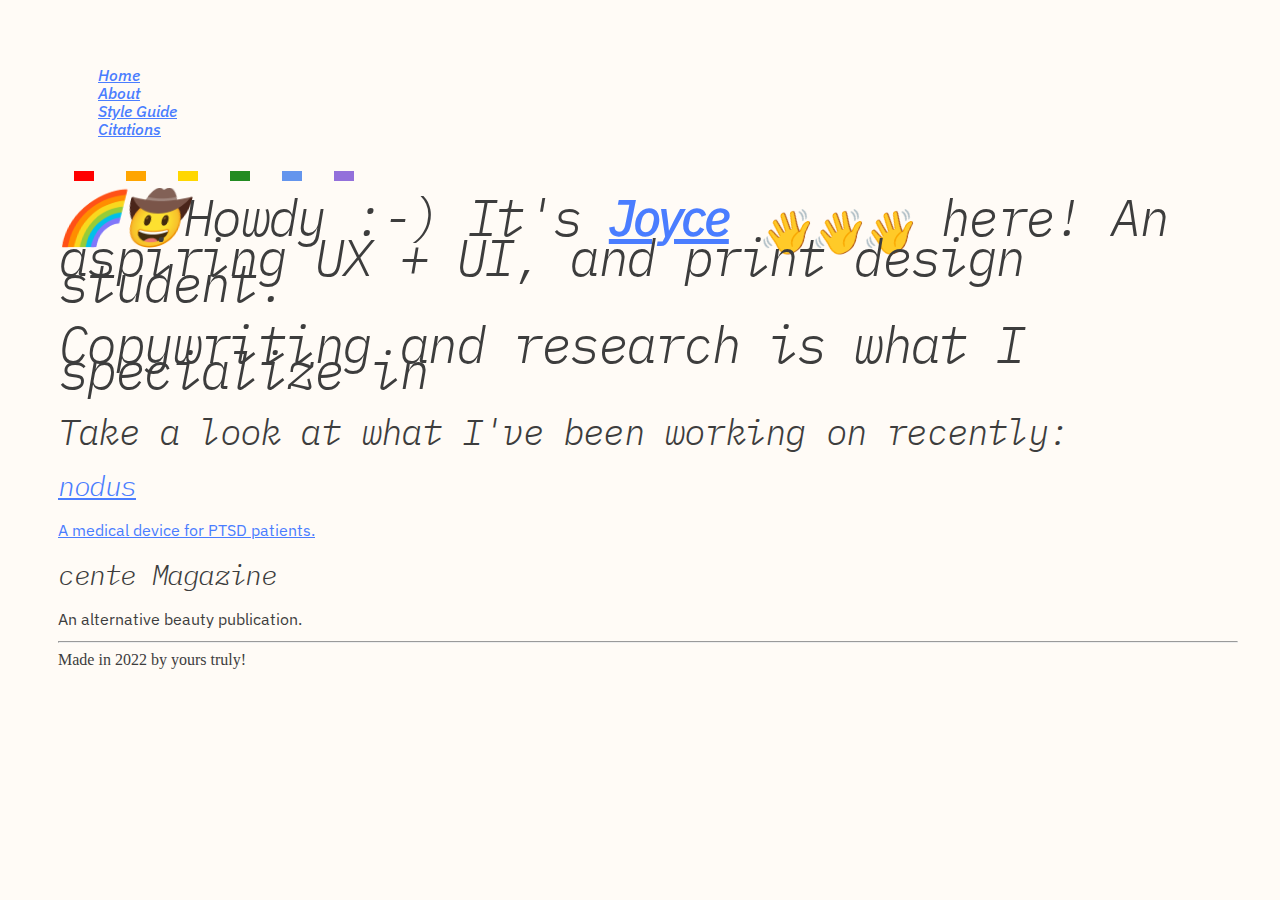
<file: index.html>
<!DOCTYPE html>
<html lang="en">
  <head>
     <meta charset="utf-8">
     <meta name="viewport" content="width=device-width, initial-scale=1">
     <title>Joycelyn Tng</title>
   <link rel="stylesheet" href="css/styles.css">
  </head>
  <body>

    <nav>
      <ul class="right">
         <li><a href="index.html">Home</a></li>
         <li><a href="pages/about.html">About</a></li>
         <li><a href="pages/styleguide.html">Style Guide</a></li>
         <li><a href="pages/citations.html">Citations</a></li>
      </ul>
   </nav>

         <!-- RAINBOWWWW -->
      <div class="testingcolors">
       <div class="theme"></div>
       <div class="theme1"></div>
       <div class="theme2"></div>
       <div class="theme3"></div>
       <div class="theme4"></div>
       <div class="theme5"></div>
      </div>

      <h1 class="intro">🌈🤠Howdy :-) It's <a href="pages/about.html" class="show">Joyce</a> <sub class="hide">👋👋👋</sub>
         here! An aspiring UX + UI, and print design student.</h1>
      <h1>Copywriting and research is what I specialize in</h1>
       <h2>Take a look at what I've been working on recently:</h2>




         <div class="my-work">
           <a href="pages/nodus.html">
              <h3>nodus</h3><p>A medical device for PTSD patients.</p> </a>
        </div>

        <div class="my-work">

              <h3>cente Magazine</h3><p>An alternative beauty publication.</p> </a>
        </div>



      <footer>
         <hr>
         Made in 2022 by yours truly!
      </footer>
  </body>

</html>
</file>
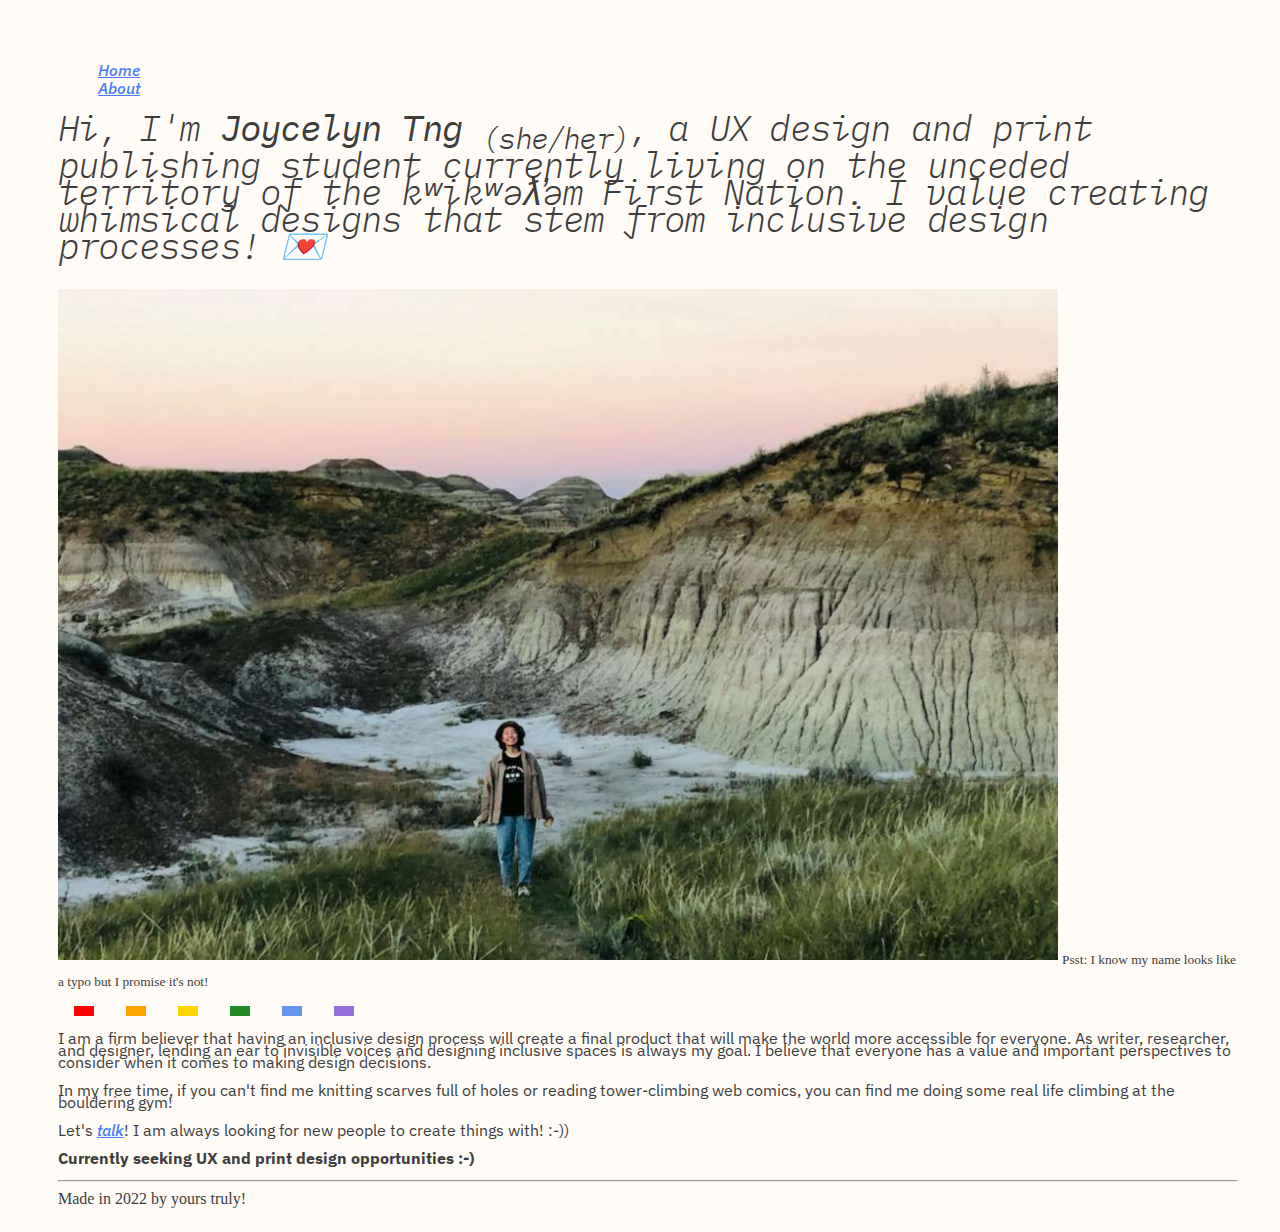
<file: pages/about.html>
<!DOCTYPE html>
<html lang="en">
  <head>
     <meta charset="utf-8">
     <meta name="viewport" content="width=device-width, initial-scale=1">
      <title>It's me! Hi!</title>
      <link rel="stylesheet" href="../css/styles.css">
  </head>
  <body>

      <nav>
         <ul class="right">
            <li><a href="../index.html">Home</a></li>
            <li><a href="about.html">About</a></li>
         </ul>
      </nav>


       <h2>Hi, I'm <strong>Joycelyn Tng</strong> <sub>(she/her)</sub>,
           a UX design and print publishing student currently living on the unceded territory of the kʷikʷəƛ̓əm First Nation. I value creating whimsical designs that stem from inclusive design processes! 💌
        </h2>

      <div class="animate">
          <img src="../images/me.png" alt="Image of a tiny me smiling with the Alberta Dinosaur Park at sunset in the background!">
          <sub>Psst: I know my name looks like a typo but I promise it's not!</sub>
       </div>

           <!-- RAINBOWWWW -->
      <div class="testingcolors">
         <div class="theme"></div>
         <div class="theme1"></div>
         <div class="theme2"></div>
         <div class="theme3"></div>
         <div class="theme4"></div>
         <div class="theme5"></div>
      </div>

      <p> I am a firm believer that having an inclusive design process will create a final product that will make the world more accessible for everyone.
    As writer, researcher, and designer, lending an ear to invisible voices and designing inclusive spaces is always my goal. I believe that everyone has a value and important perspectives to consider when it comes to making design decisions.</p>

      <p>In my free time, if you can't find me knitting scarves full of holes or reading tower-climbing web comics, you can find me doing some real life climbing at the bouldering gym!</p>

      <p>Let's <a href="mailto:jzt@sfu.ca">talk</a>! I am always looking for new people to create things with! :-))</p>

      <p><strong>Currently seeking UX and print design opportunities :-)</strong></p>

      <footer>
         <hr>
         Made in 2022 by yours truly!
      </footer>
      
  </body>
</html>
</file>
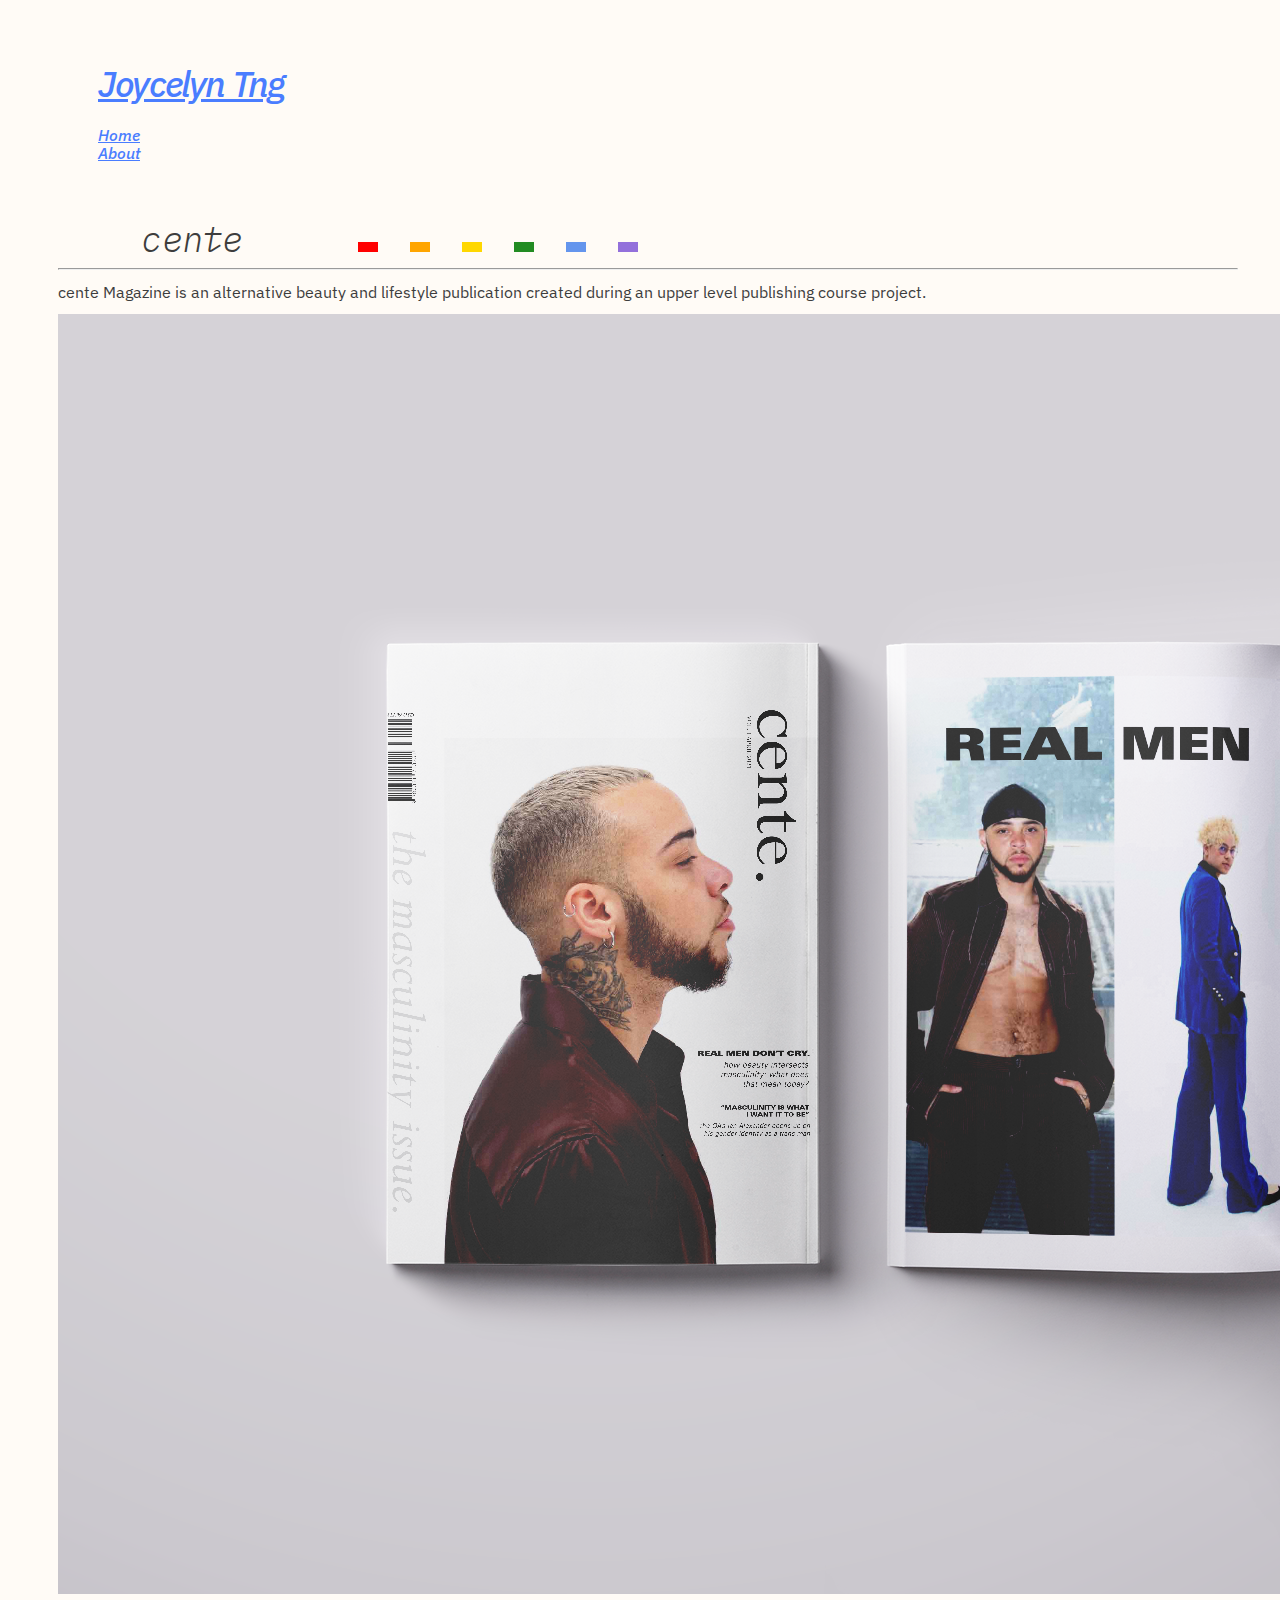
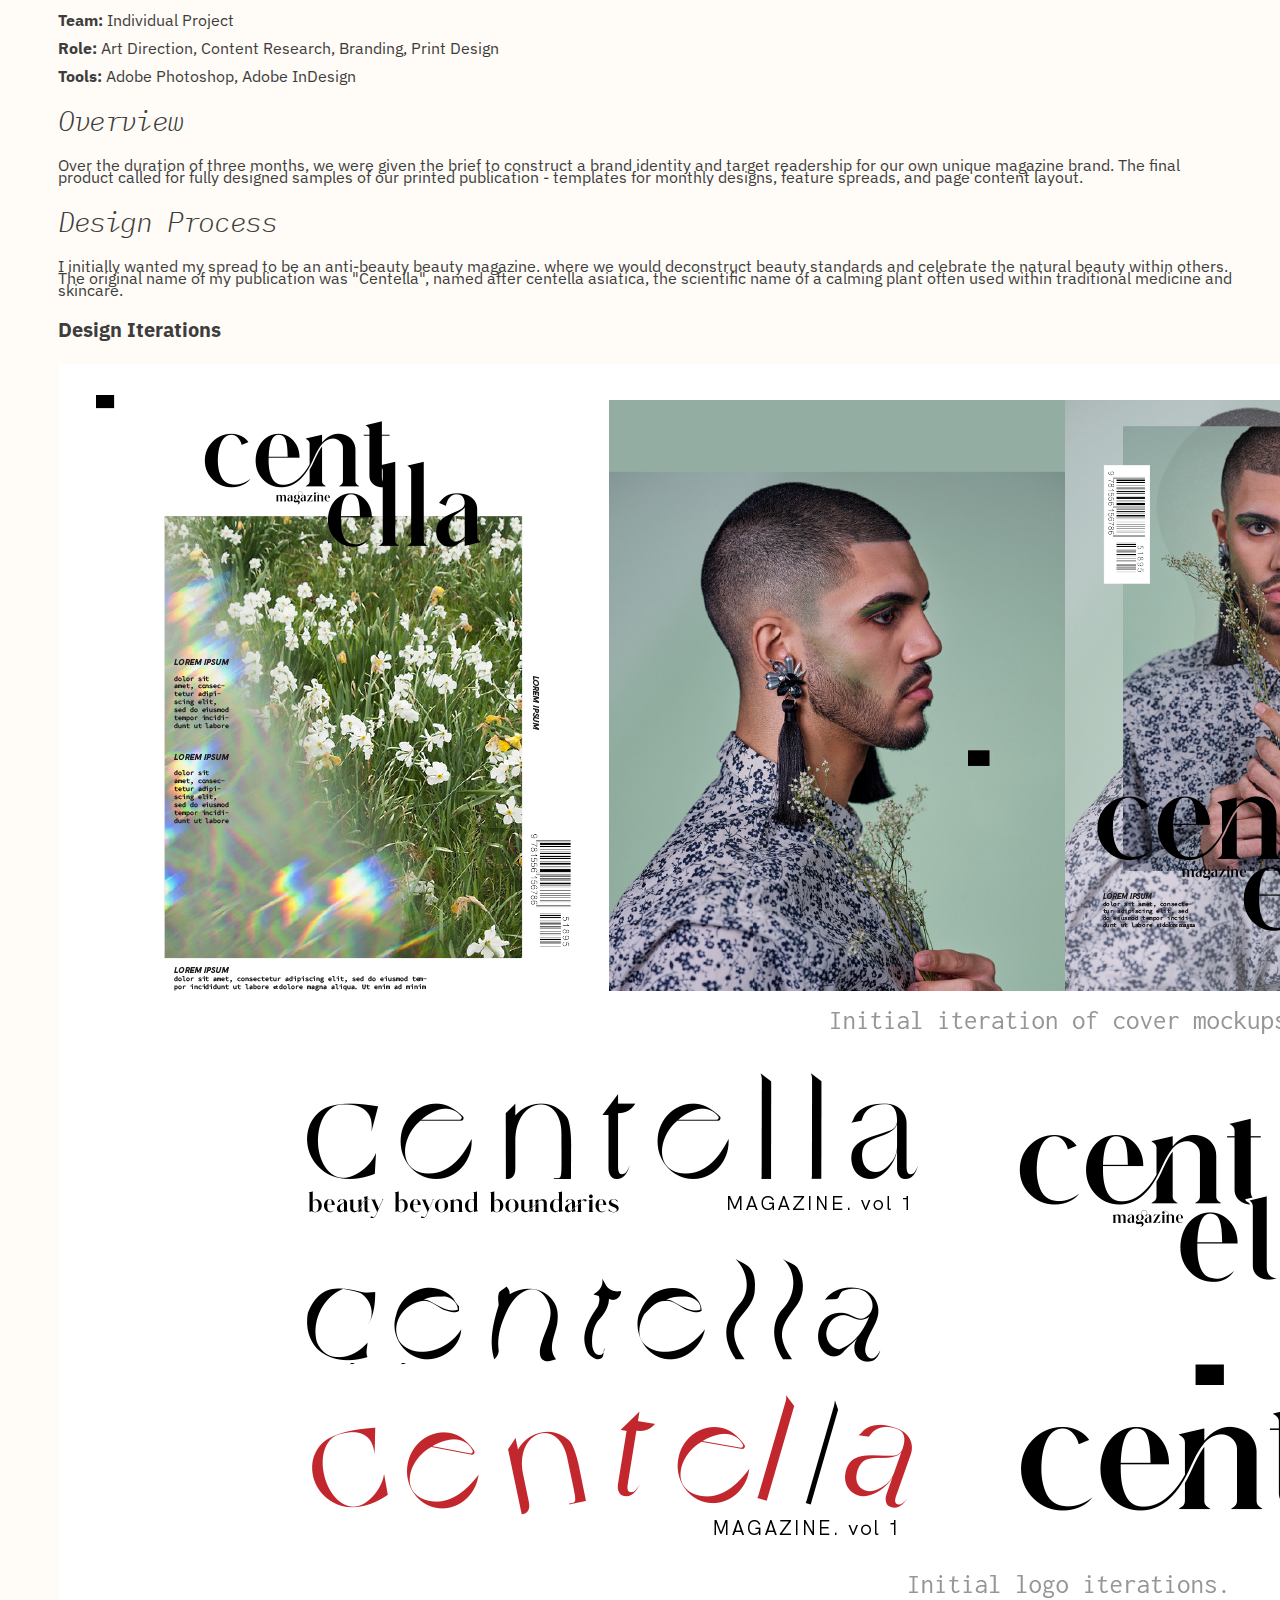
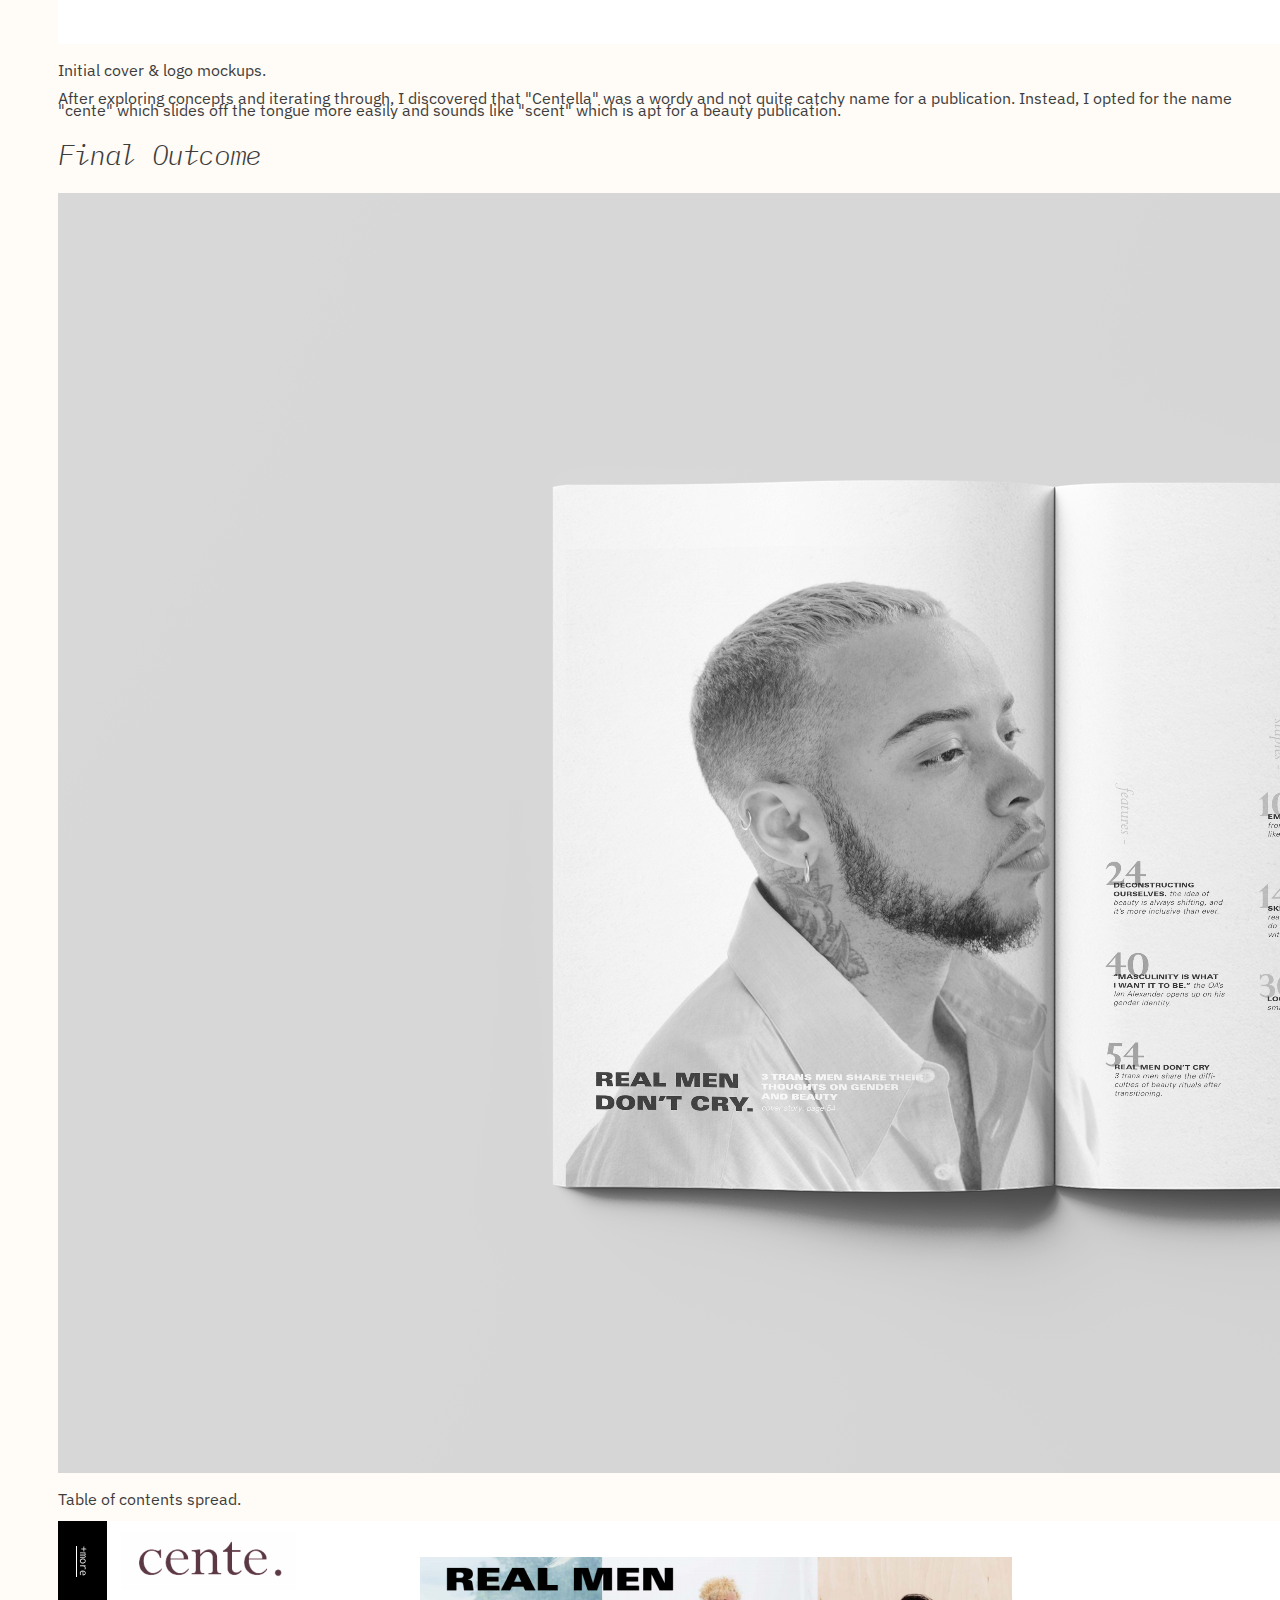
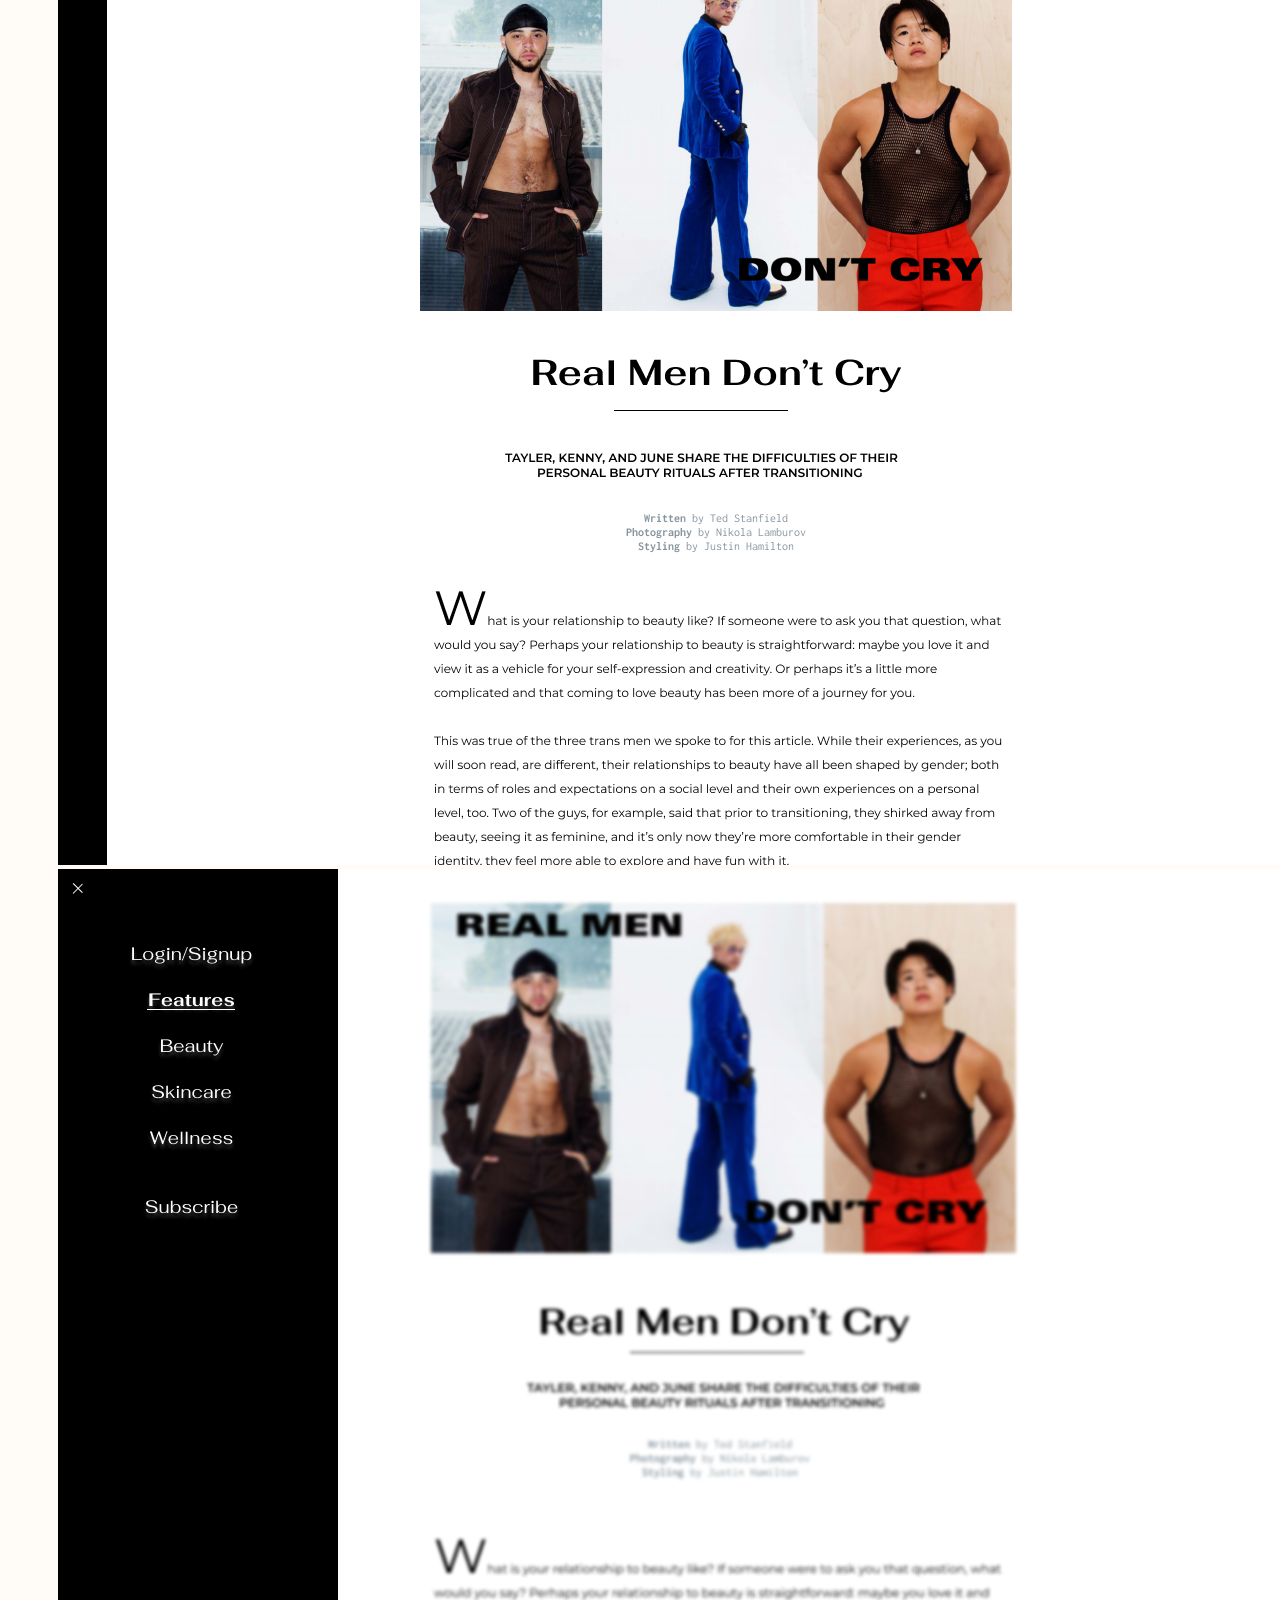
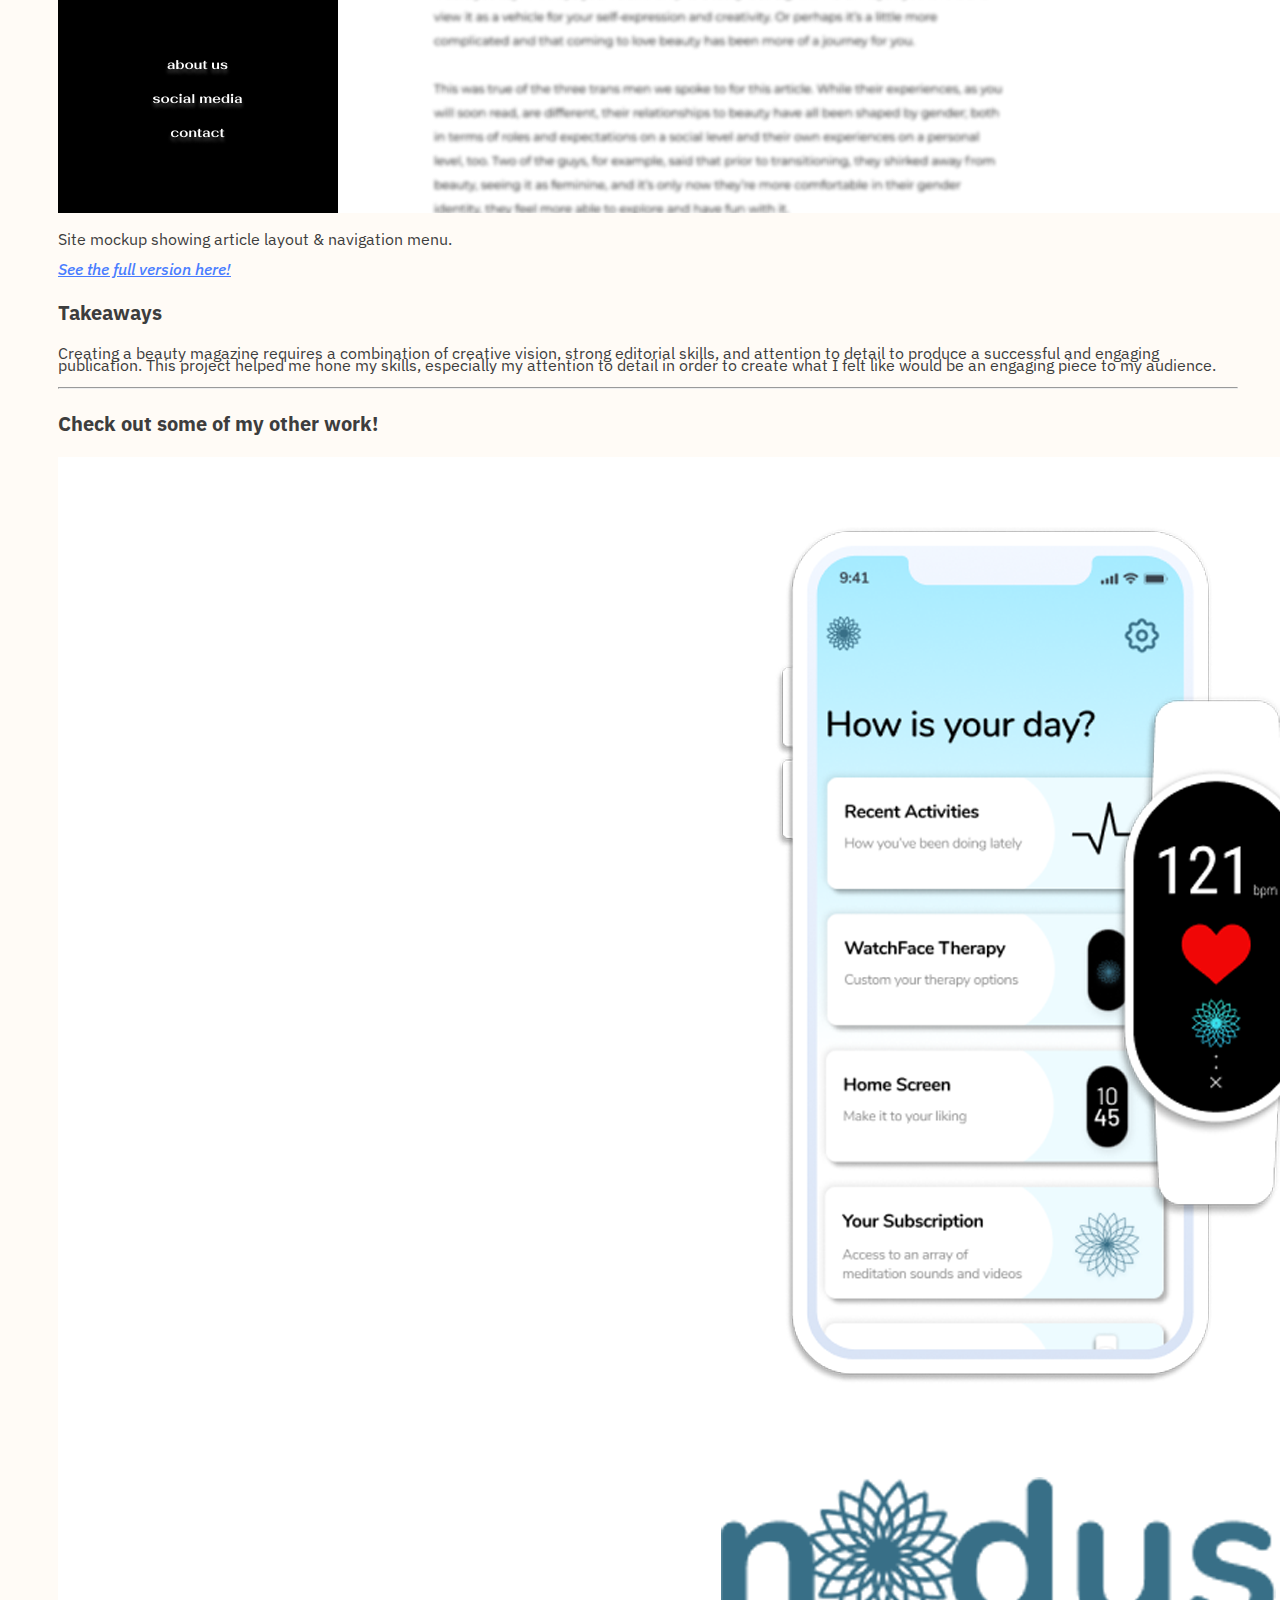
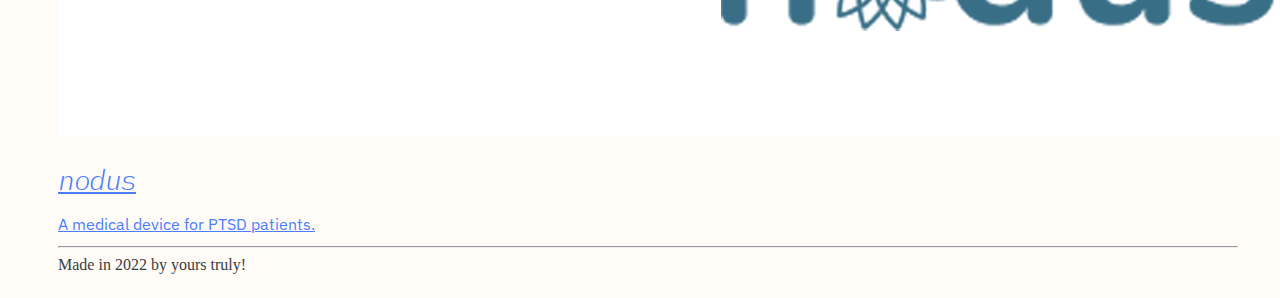
<file: pages/cente.html>
<!DOCTYPE html>
<html lang="en">
  <head>
     <meta charset="utf-8">
     <meta name="viewport" content="width=device-width, initial-scale=1">   <title>Cente Magazine</title>
   <link rel="stylesheet" href="../css/styles.css">
  </head>
  <body>

     <nav>
        <ul class="right">
           <li><h2><a href="../index.html">Joycelyn Tng</a></h2></li>
          <li><a href="../index.html">Home</a></li>
          <li><a href="about.html">About</a></li>
          <!-- <li><a href="contact.html">Contact</a></li> -->
        </ul>
    </nav>

        <!-- RAINBOWWWW -->
      <div class="testingcolors">
      <div class="flextitle"><h2>cente</h2></div>
      <div class="theme"></div>
      <div class="theme1"></div>
      <div class="theme2"></div>
      <div class="theme3"></div>
      <div class="theme4"></div>
      <div class="theme5"></div>
      </div>

      <hr>
      <p>cente Magazine is an alternative beauty and lifestyle publication created during an upper level publishing course project.</p>

     <div>
        <img src="../images/centemockup.png" alt="Mockup image showing cover and spread of magazine.">
     </div>

     <div class="project-overview">
        <p>
          <strong>Team:</strong>
           Individual Project
        </p>
       <p>
          <strong>Role:</strong>
          Art Direction, Content Research, Branding, Print Design
       </p>
       <p>
          <strong>Tools:</strong>
           Adobe Photoshop, Adobe InDesign
        </p>
     </div>

     <h3>Overview</h3>
      <p>Over the duration of three months, we were given the brief to construct a brand identity and target readership for our own unique magazine brand. The final product called for fully designed samples of our printed publication - templates for monthly designs, feature spreads, and page content layout.</p>

     <h3>Design Process</h3>
      <p>I initially wanted my spread to be an anti-beauty beauty magazine. where we would deconstruct beauty standards and celebrate the natural beauty within others. The original name of my publication was "Centella", named after centella asiatica, the scientific name of a calming plant often used within traditional medicine and skincare.</p>

     <h4>Design Iterations</h4>
        <div class="project-img">
           <img src="../images/centeiteration.png" alt="Collage of various cover & logo mockups">
           <p>Initial cover & logo mockups.</p>
        </div>

     <p>After exploring concepts and iterating through, I discovered that "Centella" was a wordy and not quite catchy name for a publication. Instead, I opted for the name "cente" which slides off the tongue more easily and sounds like "scent" which is apt for a beauty publication.</p>

      <h3>Final Outcome</h3>
         <div class="project-img">
            <img src="../images/tocmock.png" alt="table of contents spread mockup">
            <p>Table of contents spread.</p>
         </div>

          <div class="project-img">
             <img src="../images/sitemock1.png" alt="site mockup showing article">
             <img src="../images/sitemock2.png" alt="site mockup showing navigation bar selected">
             <p>Site mockup showing article layout & navigation menu.</p>
          </div>

       <a href="../files/cente-merged.pdf" download>See the full version here!</a>

       <h4>Takeaways</h4>
        <p>Creating a beauty magazine requires a combination of creative vision, strong editorial skills, and attention to detail to produce a successful and engaging publication. This project helped me hone my skills, especially my attention to detail in order to create what I felt like would be an engaging piece to my audience.</p>

      <hr>

      <h4>Check out some of my other work!</h4>
         <div class="flexing">
            <div class="my-work">
              <a href="nodus.html"> <img src="../images/nodusmockup.png" alt="Mockup image showing nodus logo and watch and app interface">
                 <h3>nodus</h3><p>A medical device for PTSD patients.</p>
            </a>
            </div>
         </div>

      <footer>
         <hr>
         Made in 2022 by yours truly!
      </footer>
  </body>
</html>
</file>
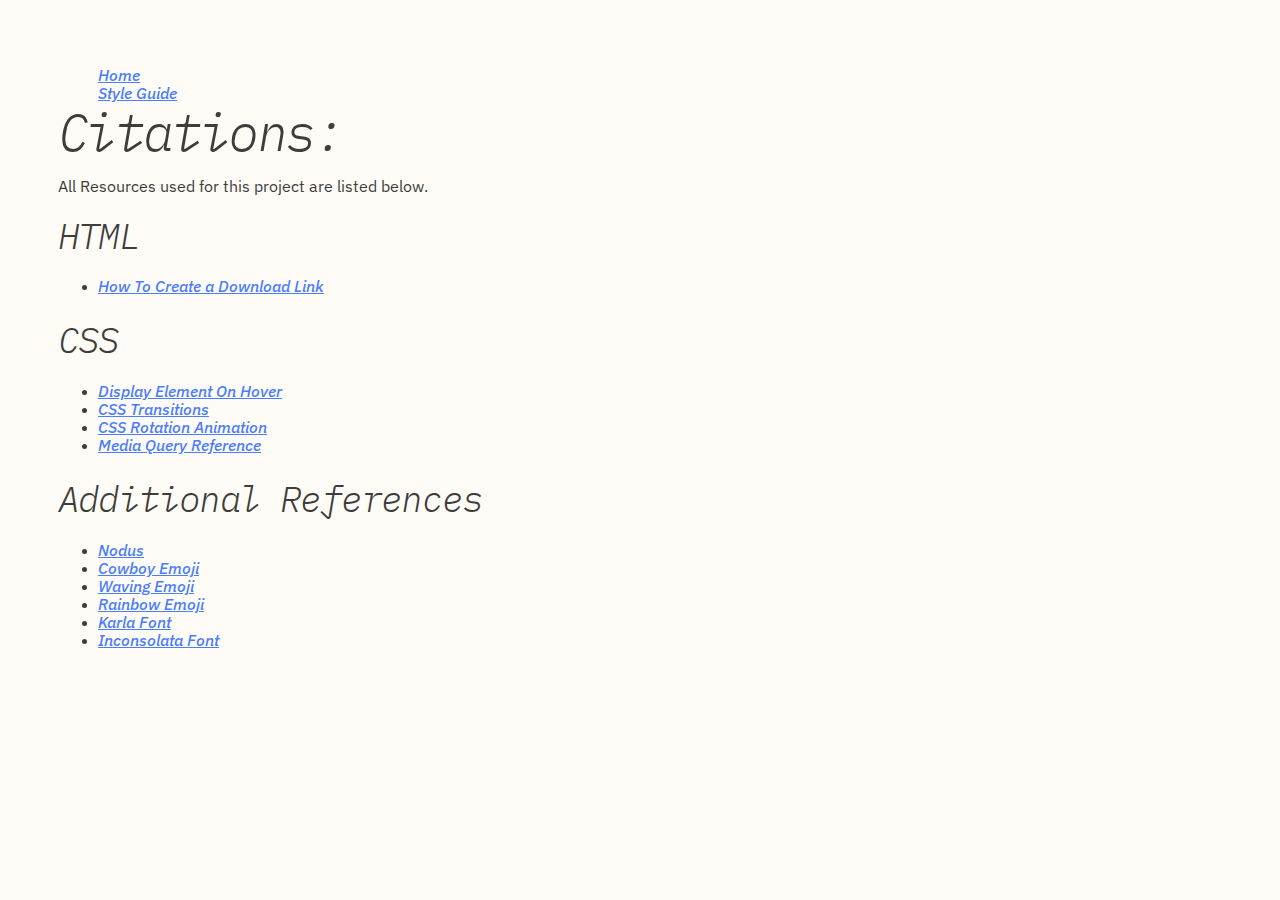
<file: pages/citations.html>
<!DOCTYPE html>
<html lang="en">
  <head>
     <meta charset="utf-8">
     <meta name="viewport" content="width=device-width, initial-scale=1">
   <title>Joyce's Portfolio Citations</title>
   <link rel="stylesheet" href="../css/styles.css">
  </head>

  <body>
     <header>
       <nav>
        <ul>
           <li><a href="../index.html">Home</a></li>
           <li><a href="styleguide.html">Style Guide</a></li>
        </ul>
      </nav>

      <h1>Citations:</h1>
      <p>All Resources used for this project are listed below.</p>
     </header>

   <h2>HTML</h2>
      <ul>
         <li><a href="https://www.geeksforgeeks.org/how-to-create-a-download-link-with-html/">How To Create a Download Link</a></li>
      </ul>

   <h2>CSS</h2>
      <ul>
         <li><a href="https://www.studytonight.com/css-howtos/how-to-display-an-element-on-hover">Display Element On Hover</a></li>
         <li><a href="https://www.w3schools.com/css/css3_transitions.asp">CSS Transitions</a></li>
         <li><a href="https://weekendprojects.dev/posts/css-rotate-animations-examples/">CSS Rotation Animation</a></li>
         <li><a href="https://www.w3schools.com/css/css_rwd_mediaqueries.asp#gsc.tab=0&gsc.q=flexbox/">Media Query Reference</a></li>
      </ul>


   <h2>Additional References</h2>
      <ul>
         <li><a href="https://helloemerie.ca/Nodus.html">Nodus</a></li>
         <li><a href="https://emojipedia.org/cowboy-hat-face/">Cowboy Emoji</a></li>
         <li><a href="https://emojipedia.org/waving-hand/">Waving Emoji</a></li>
         <li><a href="https://emojipedia.org/rainbow/">Rainbow Emoji</a></li>
         <li><a href="https://fonts.google.com/specimen/Karla">Karla Font</a></li>
         <li><a href="https://fonts.google.com/specimen/Inconsolata">Inconsolata Font</a></li>
      </ul>
   </body>

</html>
</file>
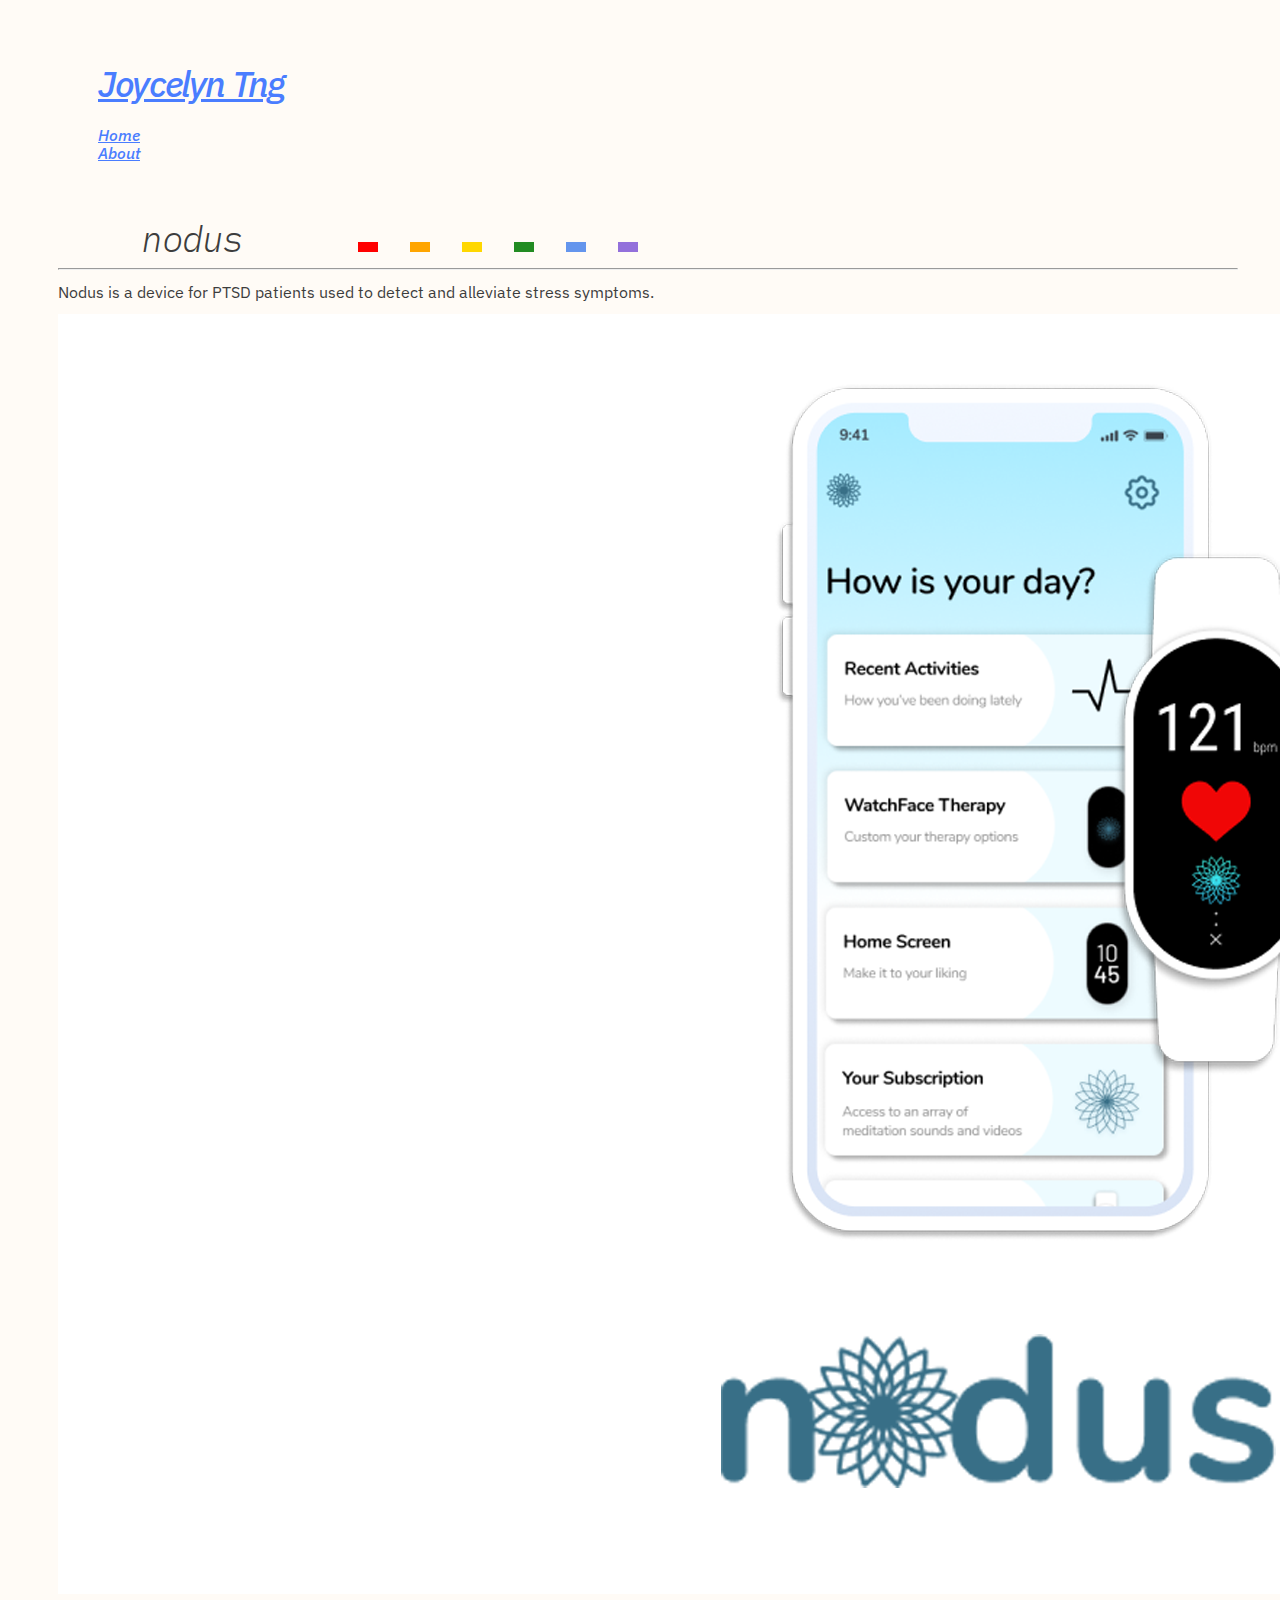
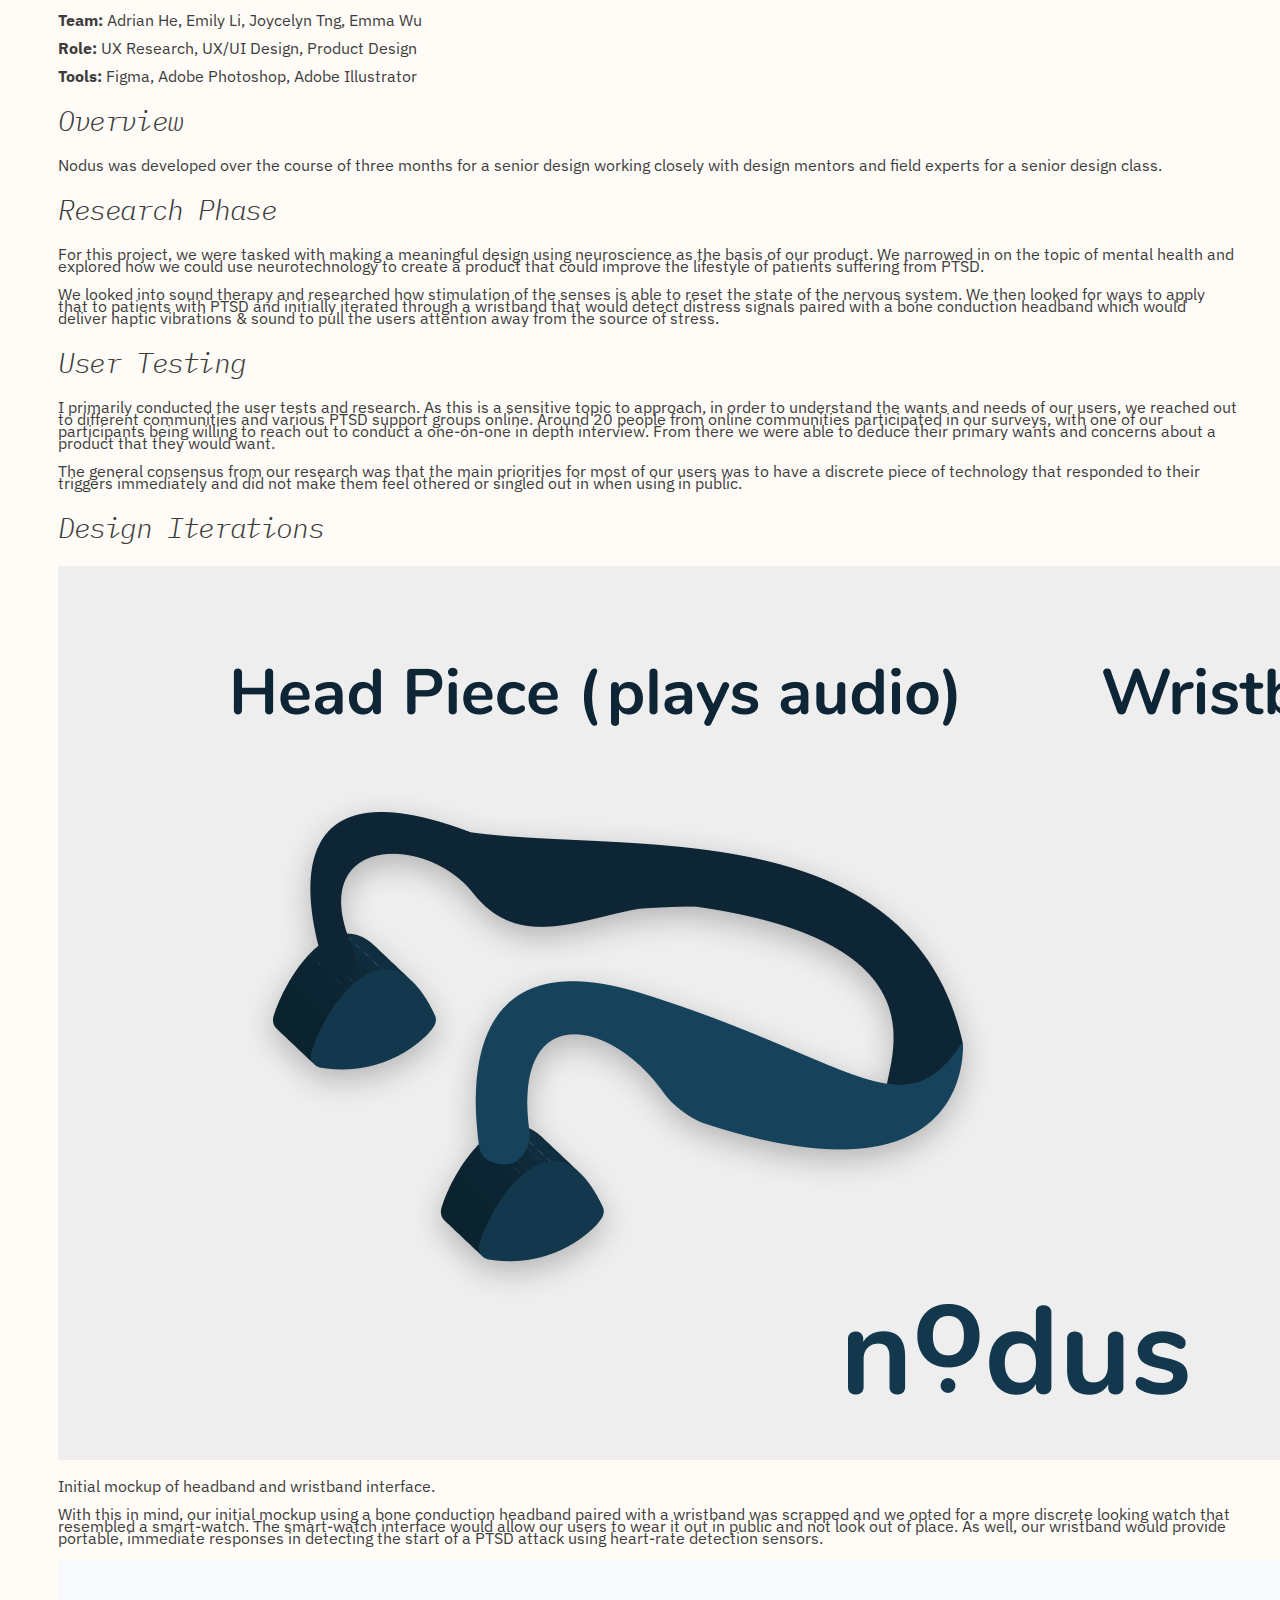
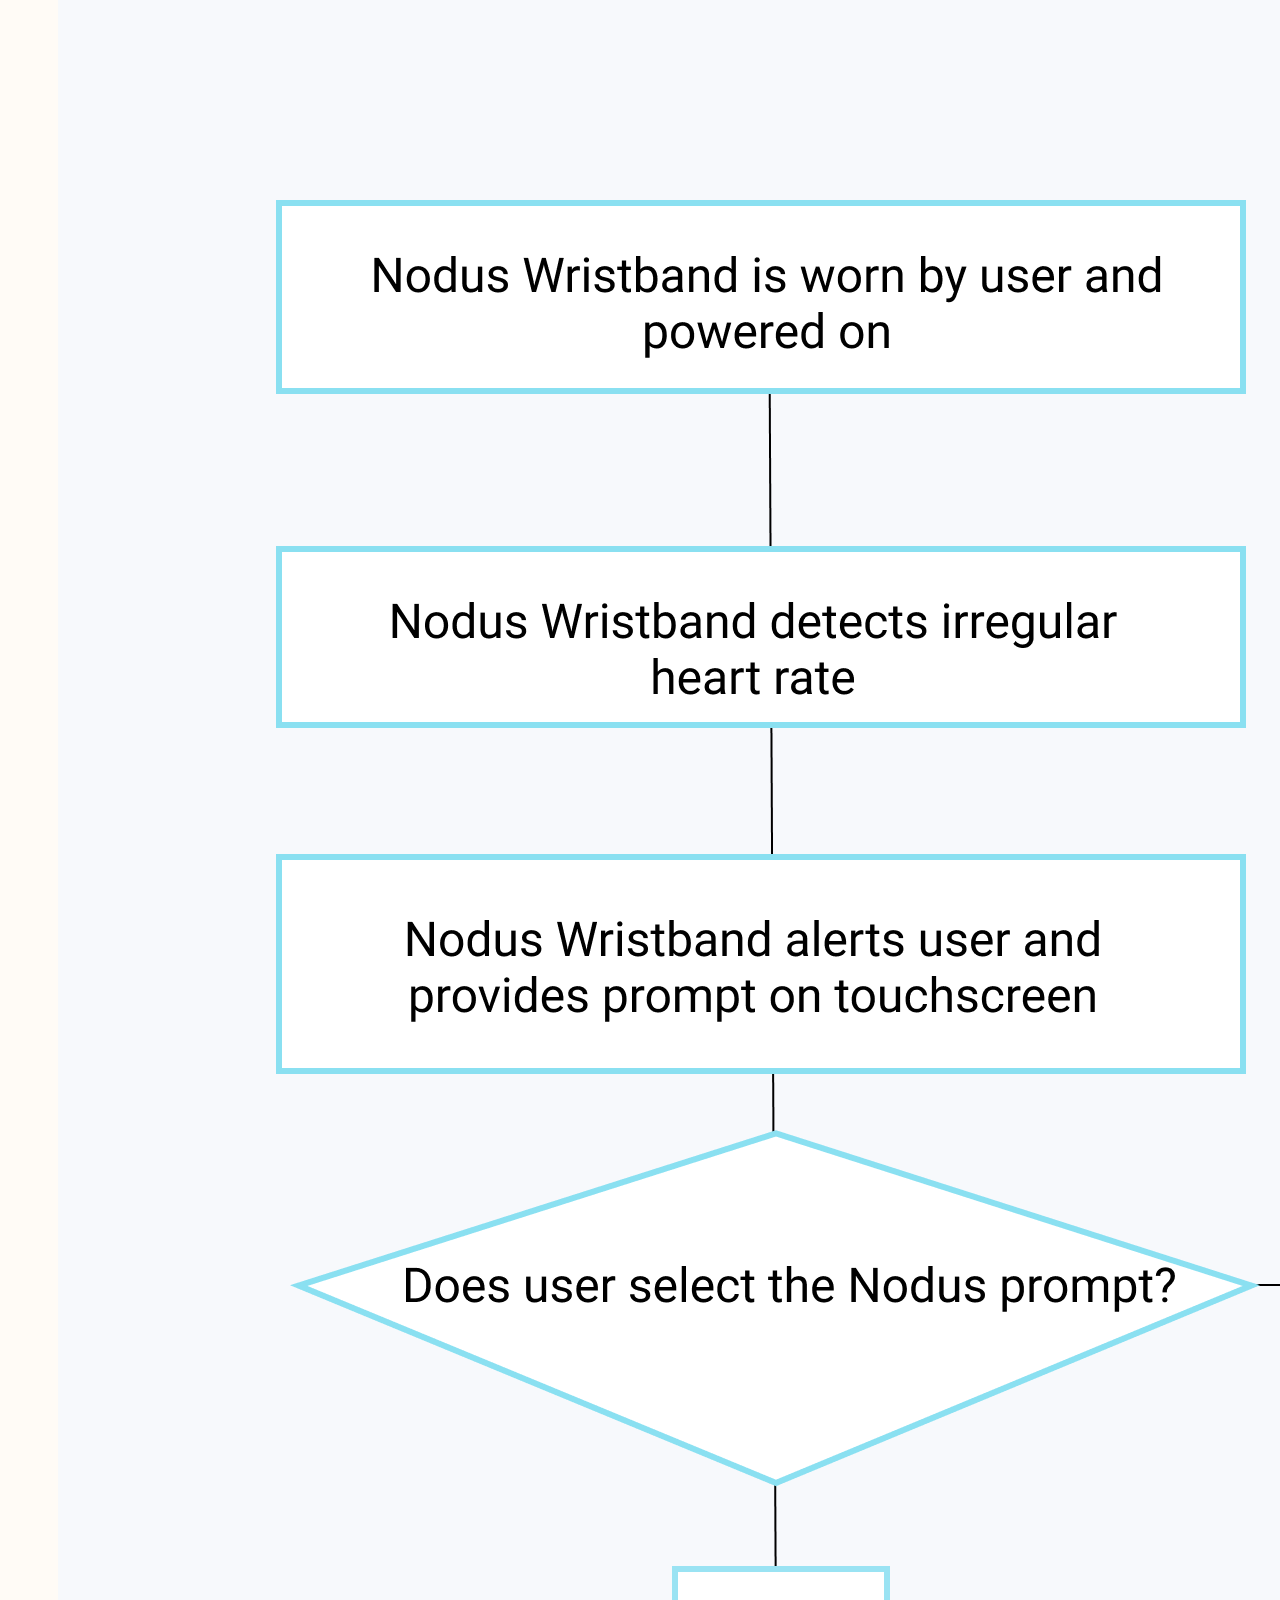
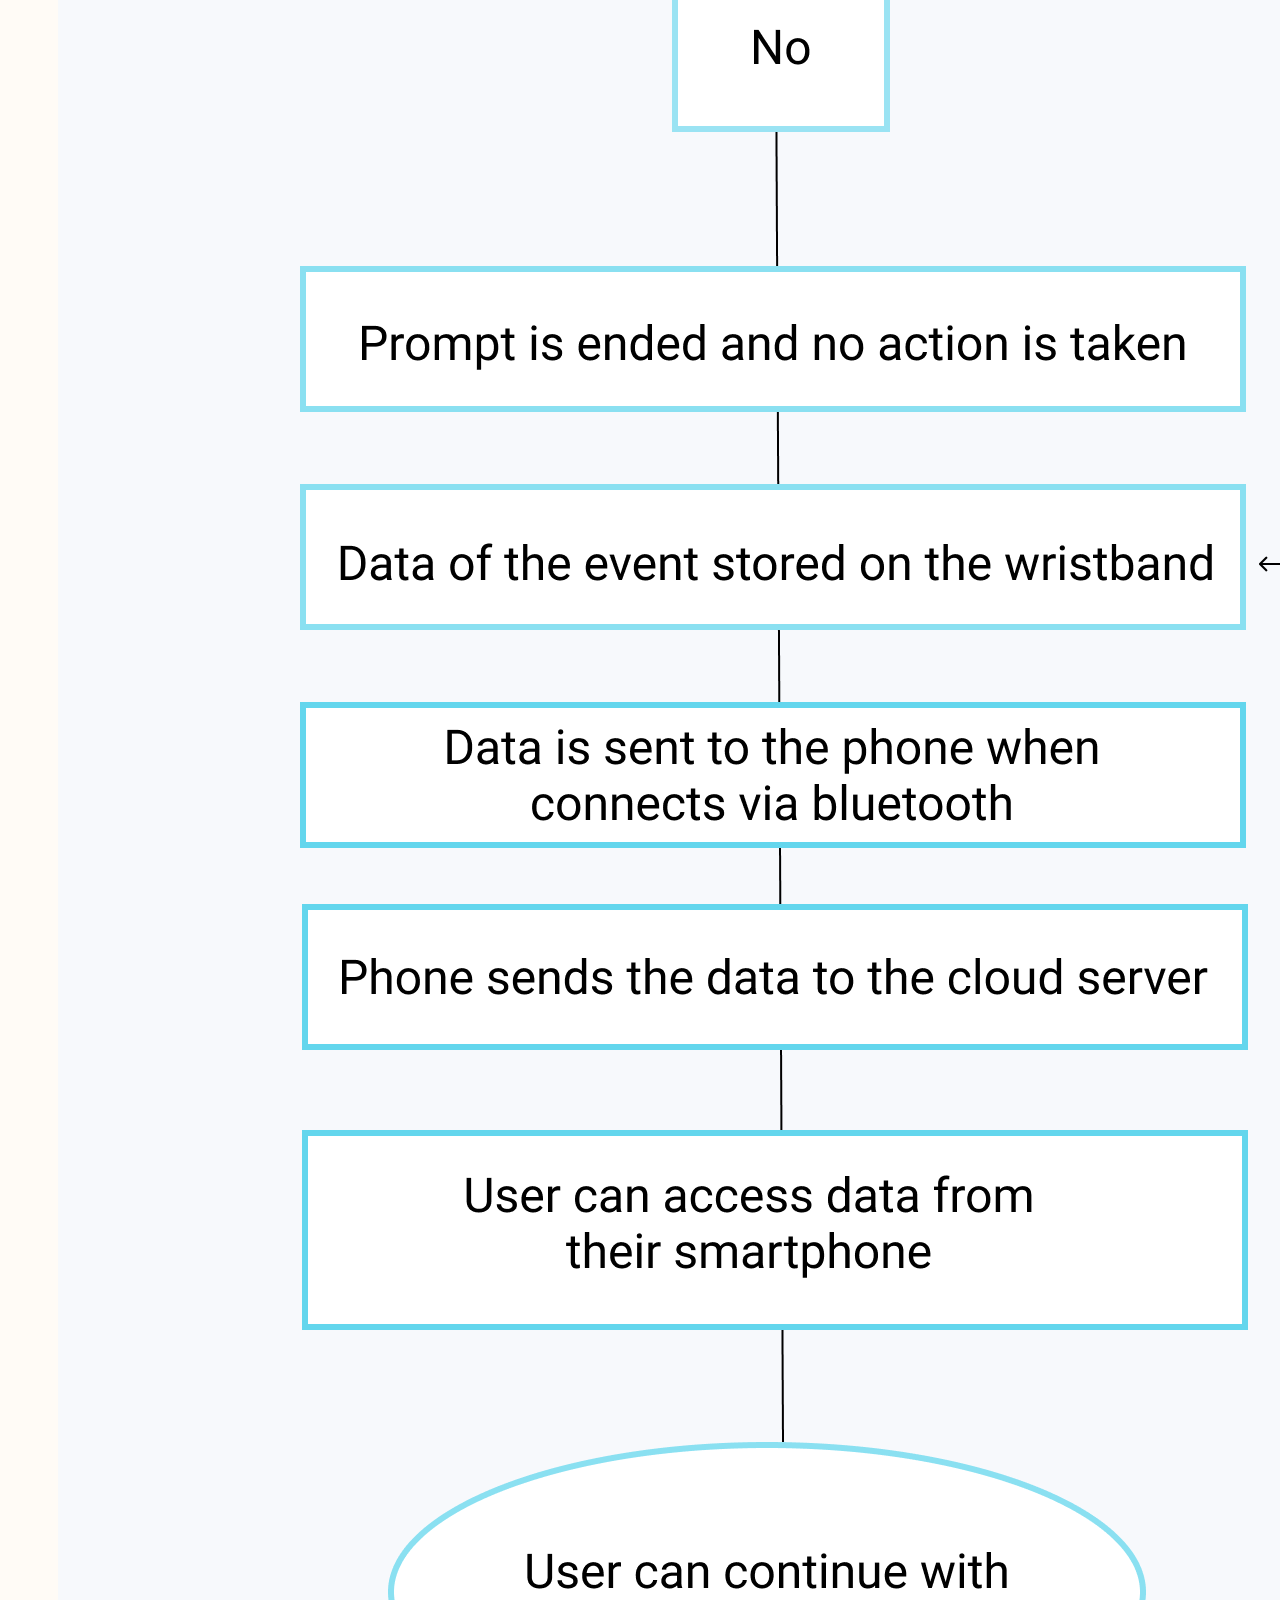
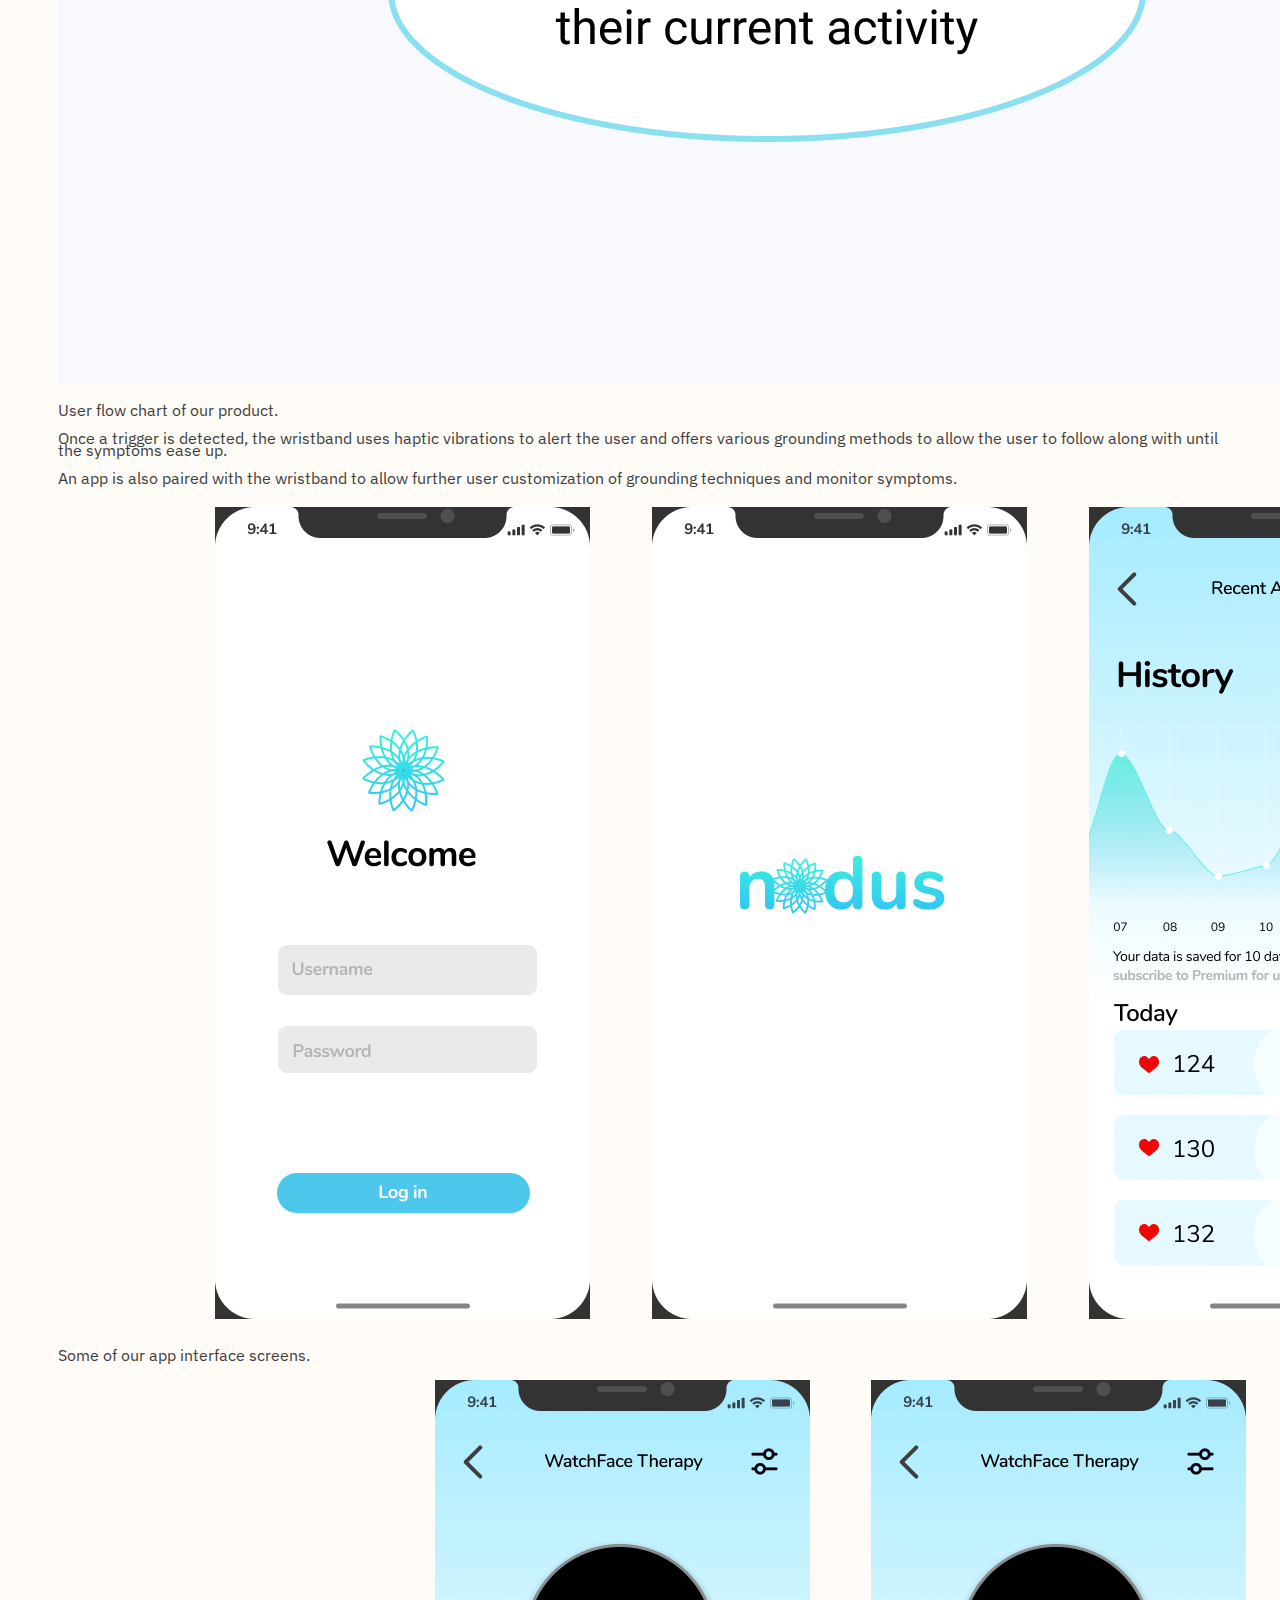
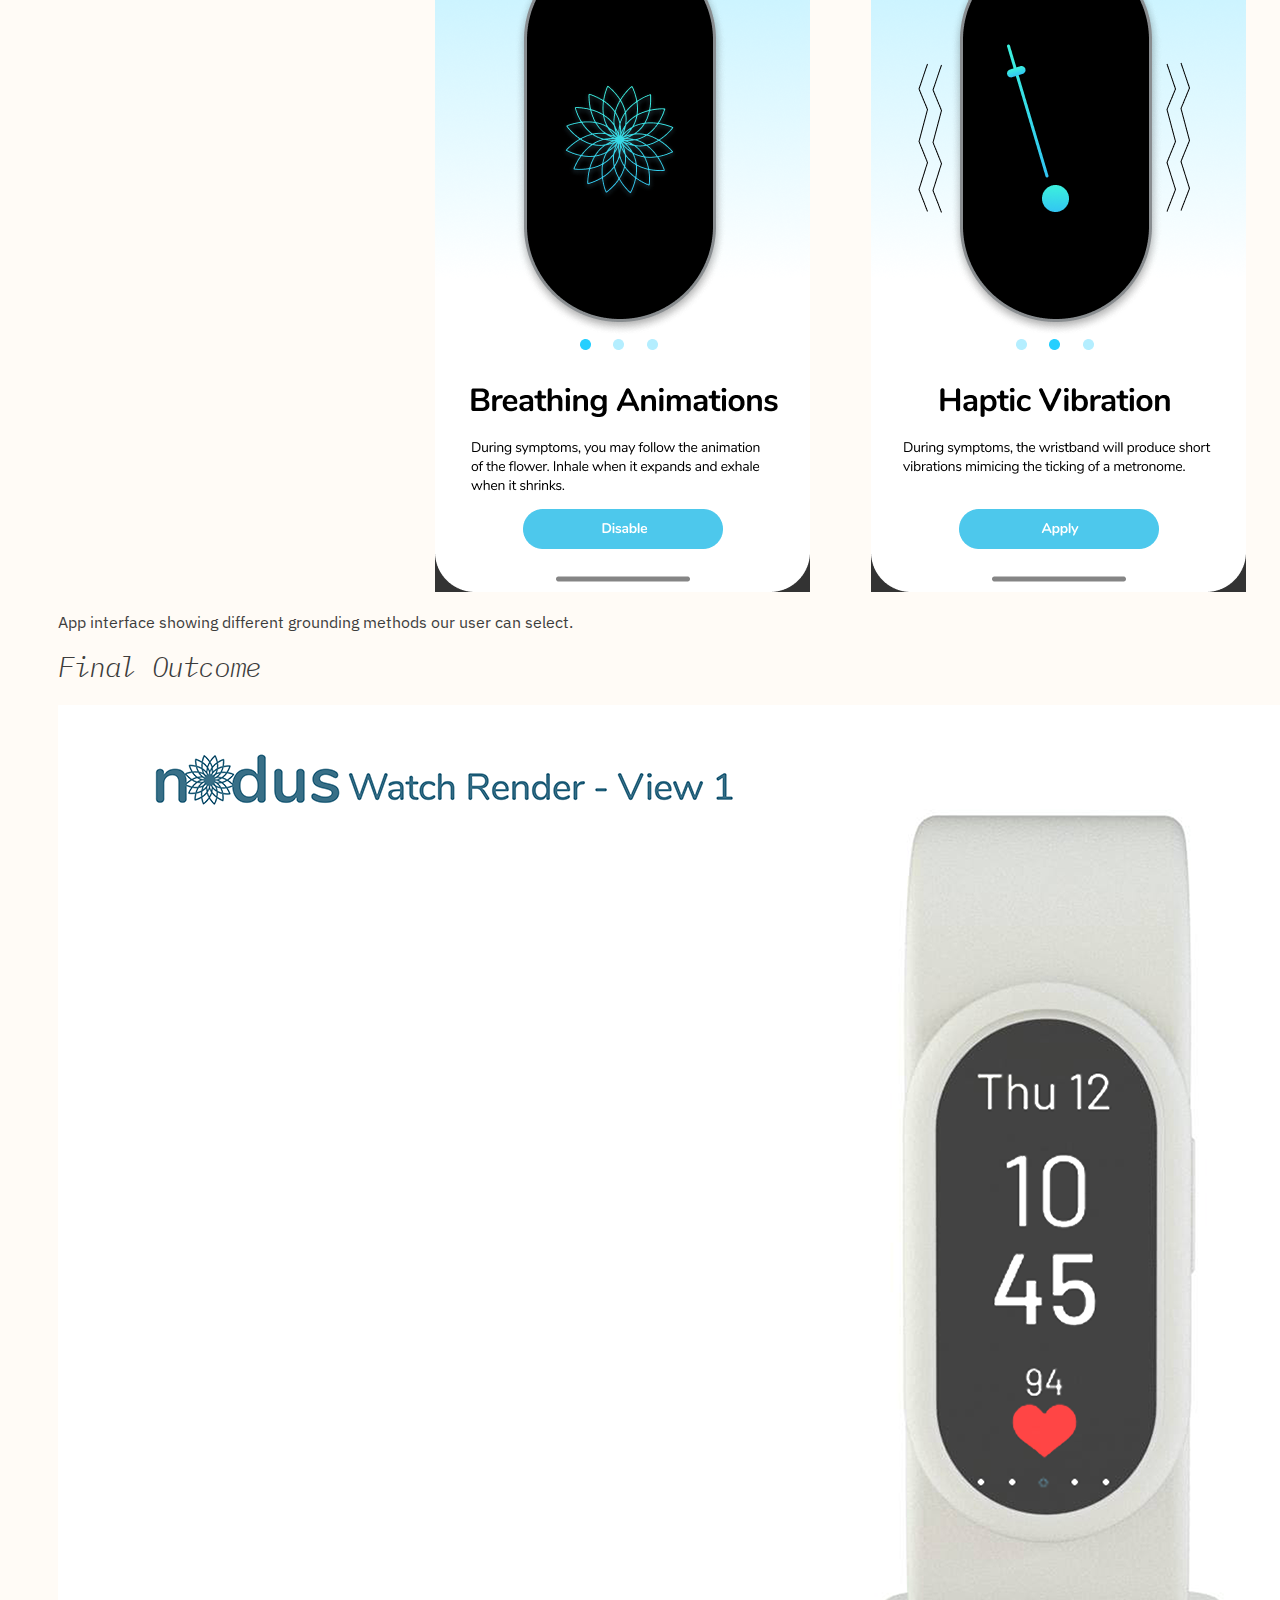
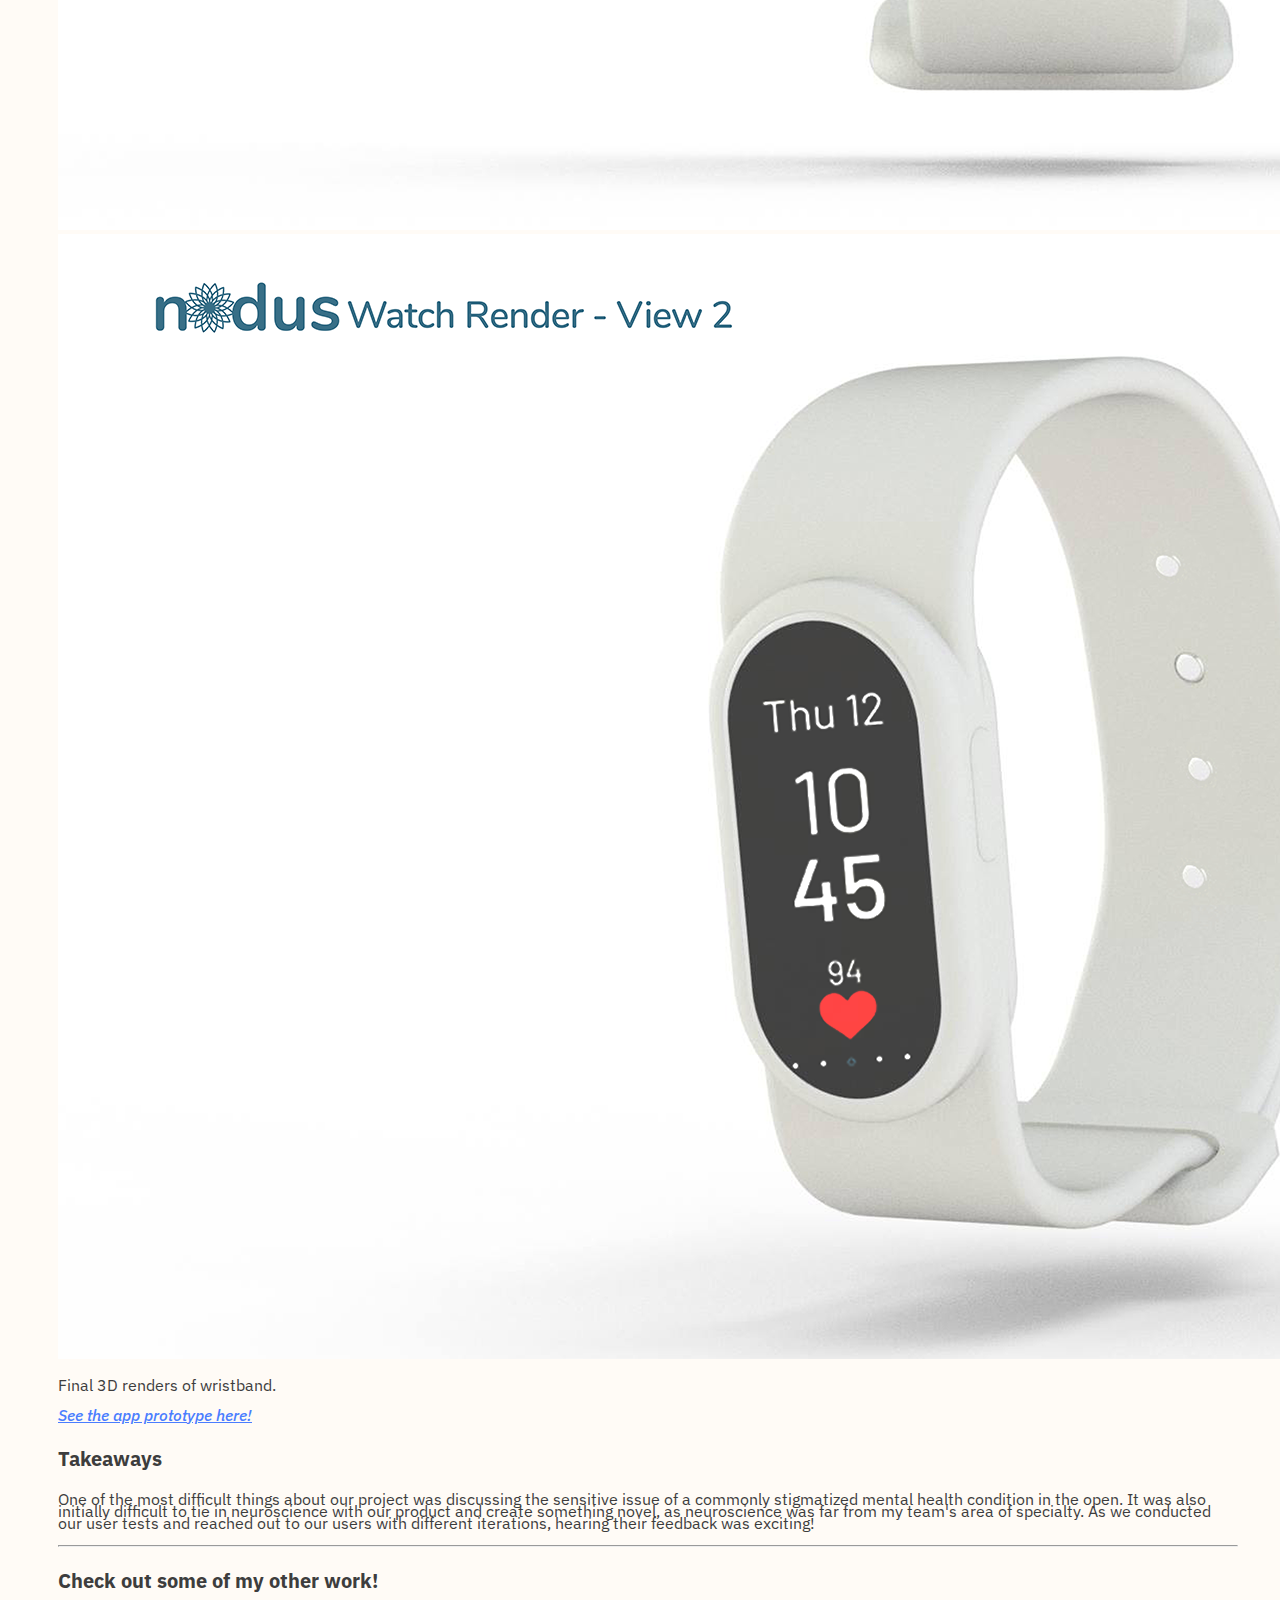
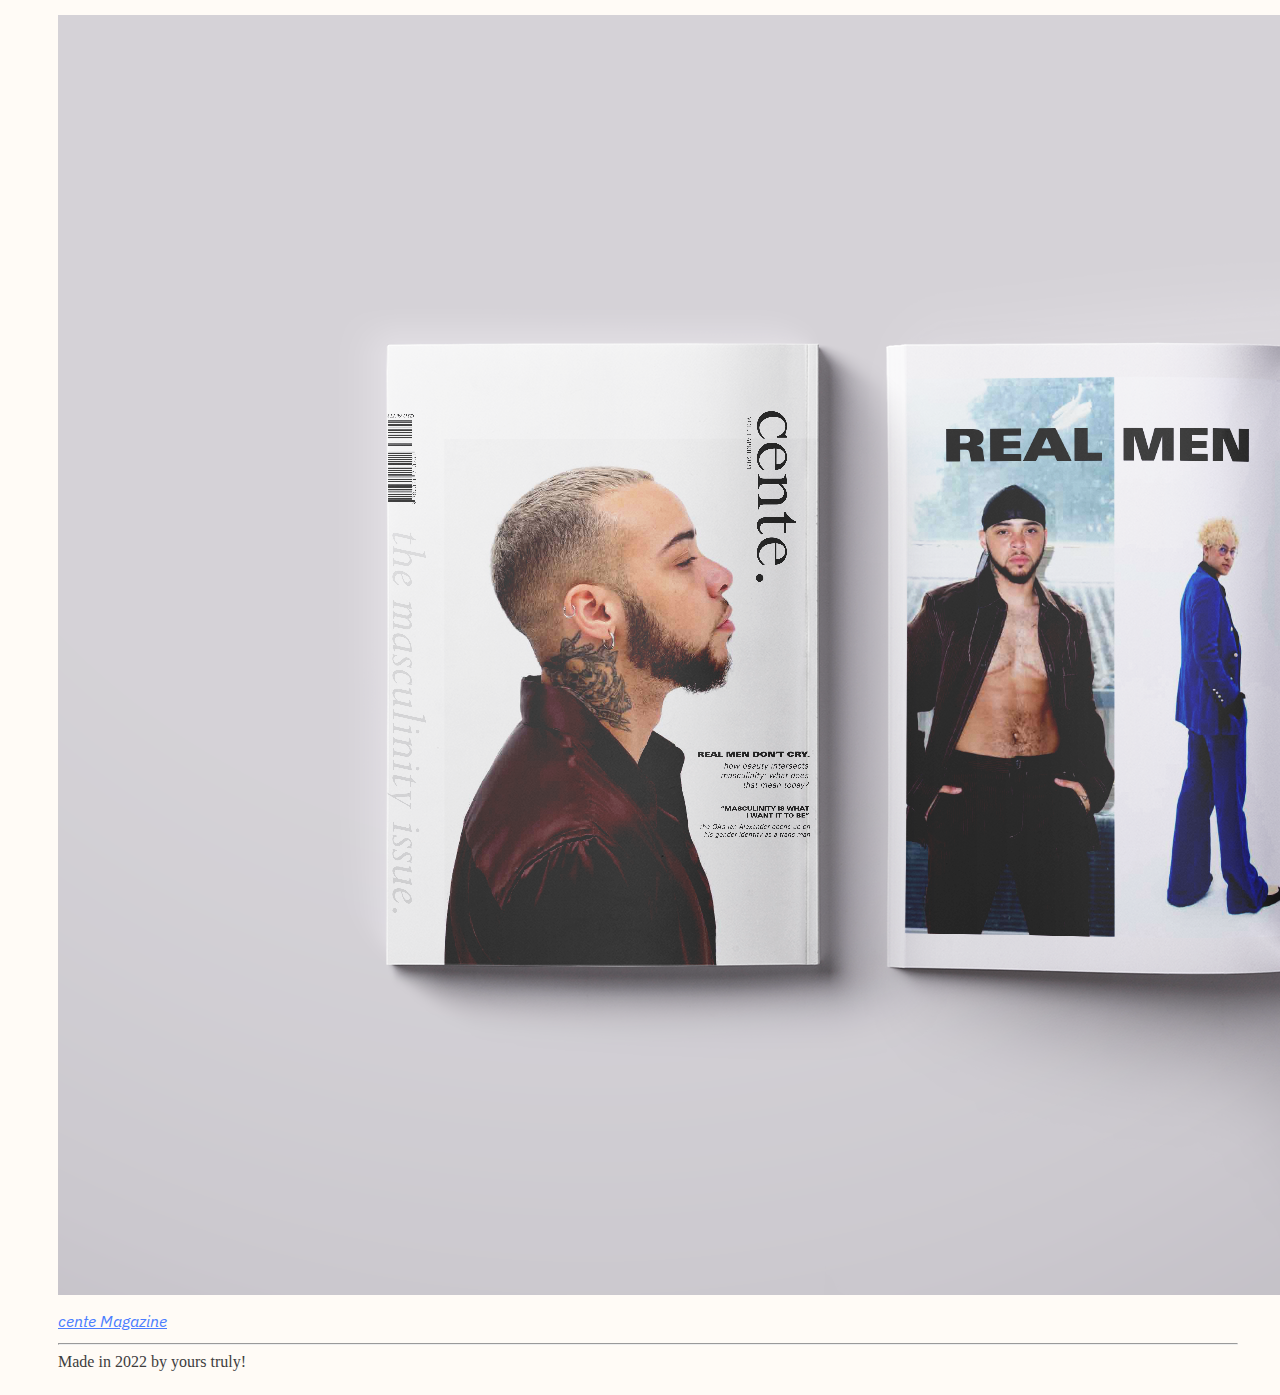
<file: pages/nodus.html>
<!DOCTYPE html>
<html lang="en">
  <head>
     <meta charset="utf-8">
     <meta name="viewport" content="width=device-width, initial-scale=1">   <title>Nodus</title>
   <link rel="stylesheet" href="../css/styles.css">
  </head>

  <body>

    <nav>
      <ul class="right">
        <li><h2><a href="../index.html">Joycelyn Tng</a></h2></li>
        <li><a href="../index.html">Home</a></li>
        <li><a href="about.html">About</a></li>
      </ul>
   </nav>

         <!-- RAINBOWWWW -->
      <div class="testingcolors">
       <div class="flextitle"><h2>nodus</h2></div>
       <div class="theme"></div>
       <div class="theme1"></div>
       <div class="theme2"></div>
       <div class="theme3"></div>
       <div class="theme4"></div>
       <div class="theme5"></div>
      </div>

      <hr>
      <p>Nodus is a device for PTSD patients used to detect and alleviate stress symptoms.</p>

      <div>
         <img src="../images/nodusmockup.png" alt="Mockup image showing nodus logo and watch and app interface" >
      </div>

     <div class="project-overview">
        <p>
           <strong>Team:</strong>
            Adrian He, Emily Li, Joycelyn Tng, Emma Wu
         </p>
        <p>
           <strong>Role:</strong>
           UX Research, UX/UI Design, Product Design
        </p>
        <p>
           <strong>Tools:</strong>
            Figma, Adobe Photoshop, Adobe Illustrator
         </p>
     </div>

     <h3>Overview</h3>
     <p>Nodus was developed over the course of three months for a senior design working closely with design mentors and field experts for a senior design class. </p>

     <h3>Research Phase</h3>
       <p>For this project, we were tasked with making a meaningful design using neuroscience as the basis of our product. We narrowed in on the topic of mental health and explored how we could use neurotechnology to create a product that could improve the lifestyle of patients suffering from PTSD.</p>
       <p>We looked into sound therapy and researched how stimulation of the senses is able to reset the state of the nervous system. We then looked for ways to apply that to patients with PTSD and initially iterated through a wristband that would detect distress signals paired with a bone conduction headband which would deliver haptic vibrations & sound to pull the users attention away from the source of stress.</p>

       <h3>User Testing</h3>
       <p>I primarily conducted the user tests and research. As this is a sensitive topic to approach, in order to understand the wants and needs of our users, we reached out to different communities and various PTSD support groups online. Around 20 people from online communities participated in our surveys, with one of our participants being willing to reach out to conduct a one-on-one in depth interview. From there we were able to deduce their primary wants and concerns about a product that they would want.</p>

         <p>The general consensus from our research was that the main priorities for most of our users was to have a discrete piece of technology that responded to their triggers immediately and did not make them feel othered or singled out in when using in public.</p>


       <h3>Design Iterations</h3>

       <div class="project-img">
          <img src="../images/nodusinitial.png" alt="Mockup image showing nodus head band and wristband interface">
          <p>Initial mockup of headband and wristband interface.</p>
       </div>

       <p>With this in mind, our initial mockup using a bone conduction headband paired with a wristband was scrapped and we opted for a more discrete looking watch that resembled a smart-watch. The smart-watch interface would allow our users to wear it out in public and not look out of place. As well, our wristband would provide portable, immediate responses in detecting the start of a PTSD attack using heart-rate detection sensors.</p>

         <div class="project-img">
            <img src="../images/nodusflow.png" alt="Image showing the user experience flow when using nodus">
            <p>User flow chart of our product.</p>
         </div>

        <p>Once a trigger is detected, the wristband uses haptic vibrations to alert the user and offers various grounding methods to allow the user to follow along with until the symptoms ease up.</p>

         <p>An app is also paired with the wristband to allow further user customization of grounding techniques and monitor symptoms.</p>

          <div class="project-img">
              <img src="../images/nodus1.png" alt="A series of mobile interfaces showing login and activity screen of nodus app">
              <p>Some of our app interface screens.</p>
           </div>

           <div class="project-img">
              <img src="../images/nodus2.png" alt="A series of mobile interfaces showing grounding activities screen of nodus app">
              <p>App interface showing different grounding methods our user can select.</p>
           </div>


      <h3>Final Outcome</h3>

         <div class="project-img">
            <img src="../images/watch1.png" alt="Image showing the user experience flow when using nodus">
            <img src="../images/watch2.png" alt="Image showing the user experience flow when using nodus">
            <p>Final 3D renders of wristband.</p>
         </div>

      <a href="https://www.figma.com/proto/2wb5HgjEBKIdz6URVdhk3C/IAT-481-Project?node-id=271%3A348&starting-point-node-id=235%3A145">See the app prototype here!</a>

      <h4>Takeaways</h4>
          <p>One of the most difficult things about our project was discussing the sensitive issue of a commonly stigmatized mental health condition in the open. It was also initially difficult to tie in neuroscience with our product and create something novel, as neuroscience was far from my team's area of specialty. As we conducted our user tests and reached out to our users with different iterations, hearing their feedback was exciting!</p>
           <hr>

      <h4>Check out some of my other work! </h4>
         <div class="flexing">
            <div class="my-work">
              <a href="cente.html"><img src="../images/centemockup.png" alt="Mockup image showing cover and spread of magazine.">
                <p><em>cente Magazine</em></p>
              </a>
           </div>
         </div>
   <footer>
      <hr>
      Made in 2022 by yours truly!
   </footer>

  </body>

</html>
</file>
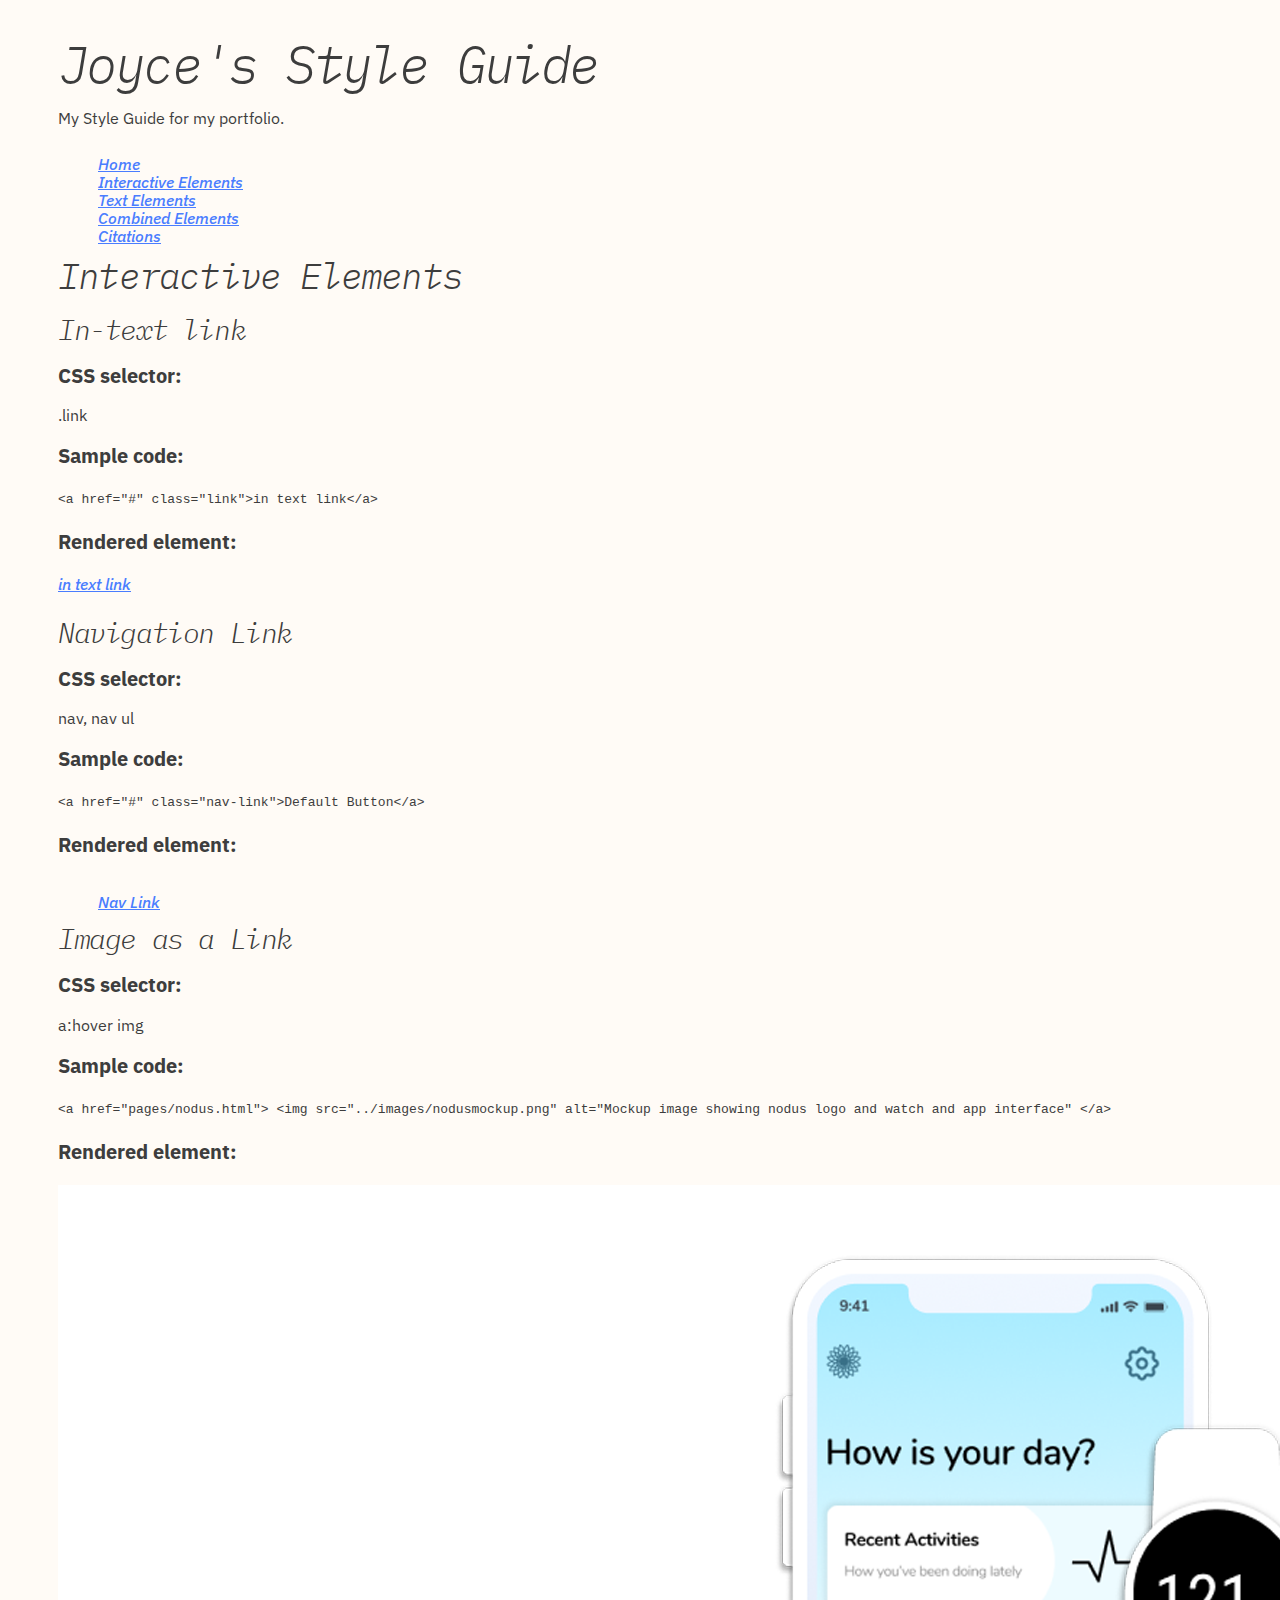
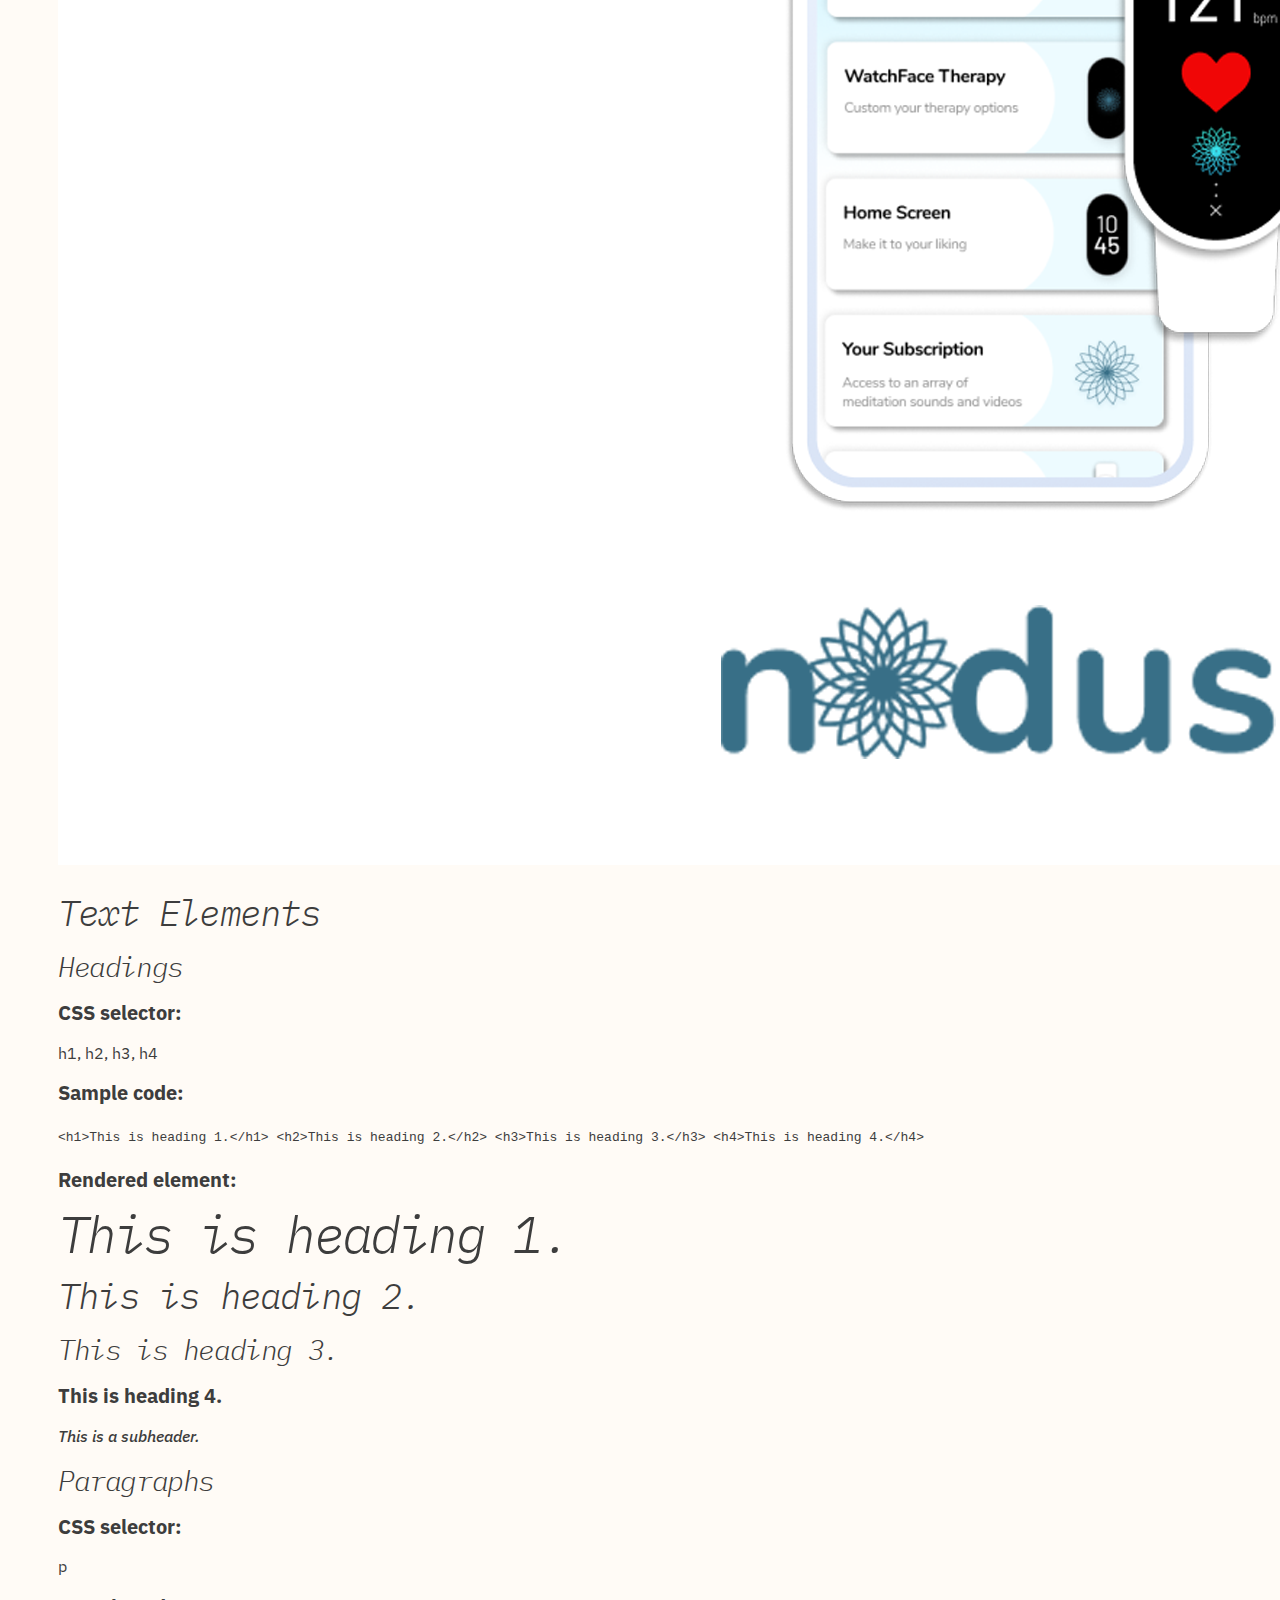
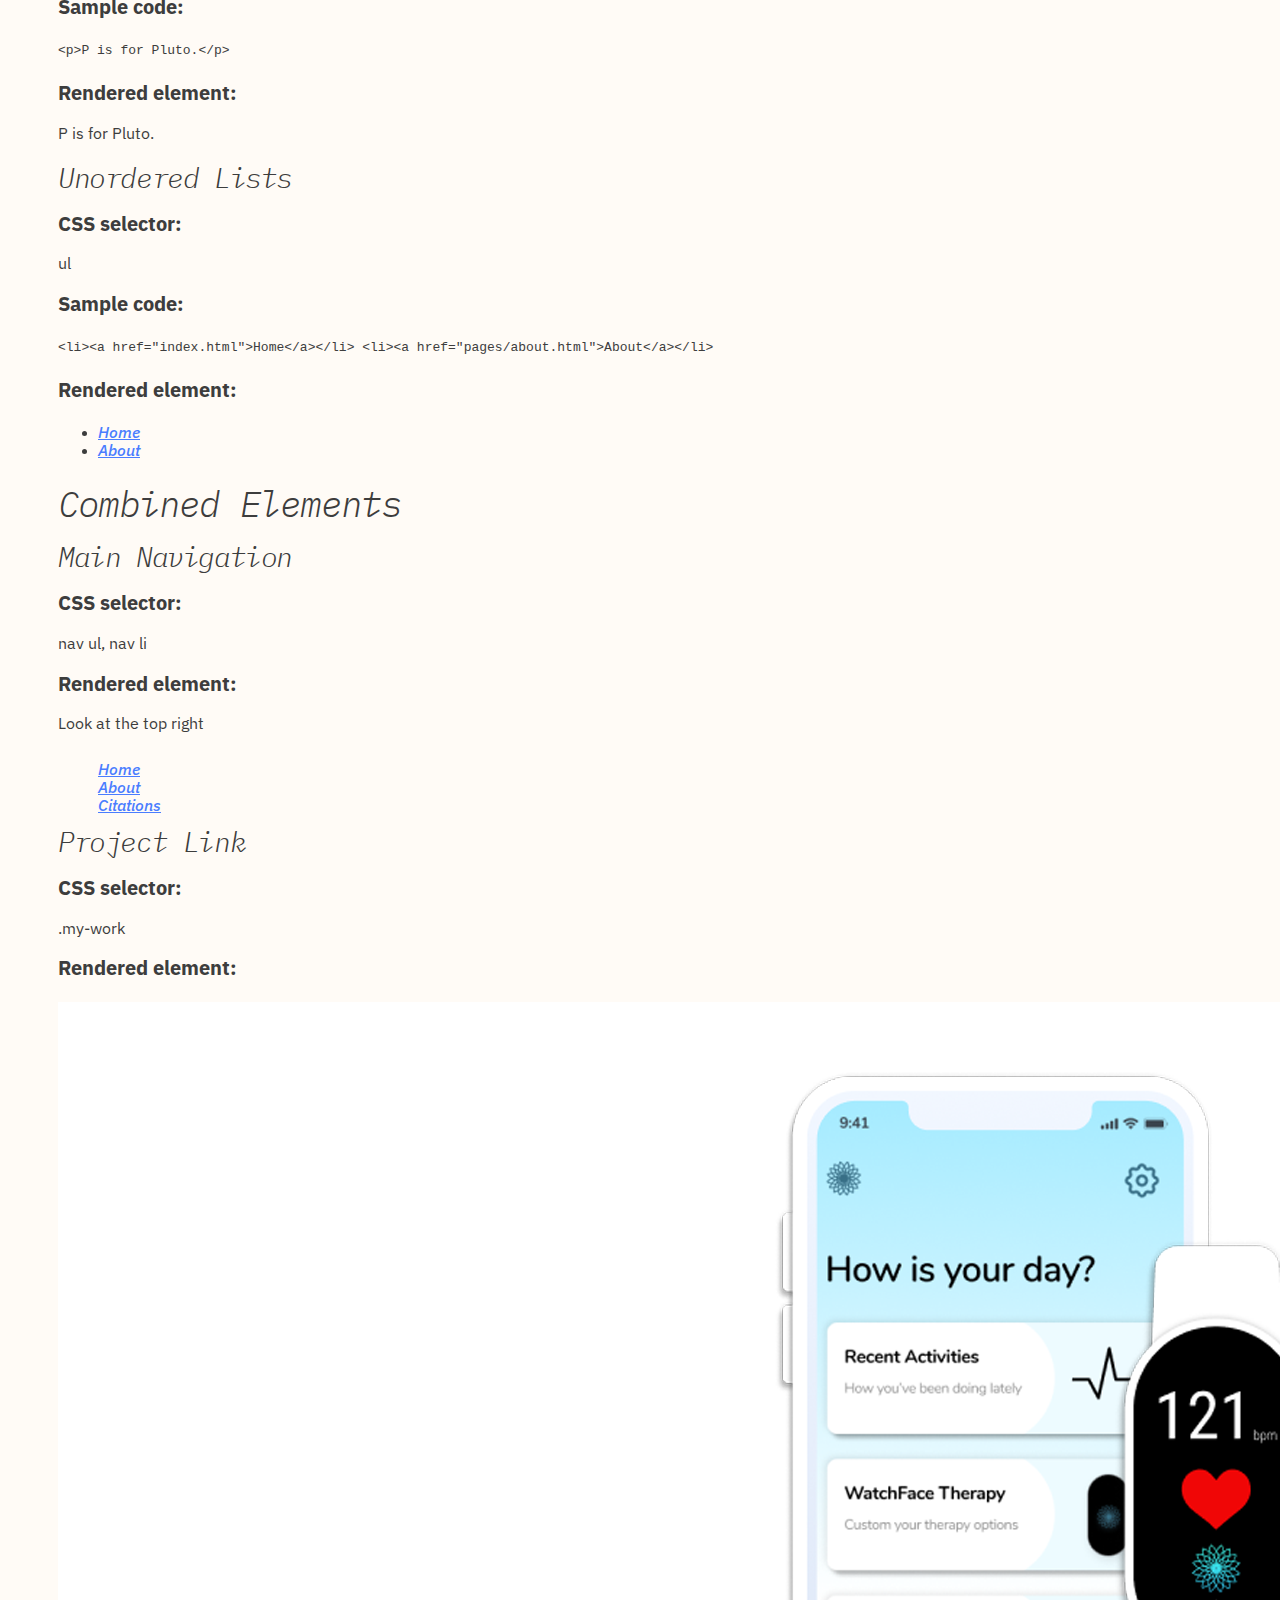
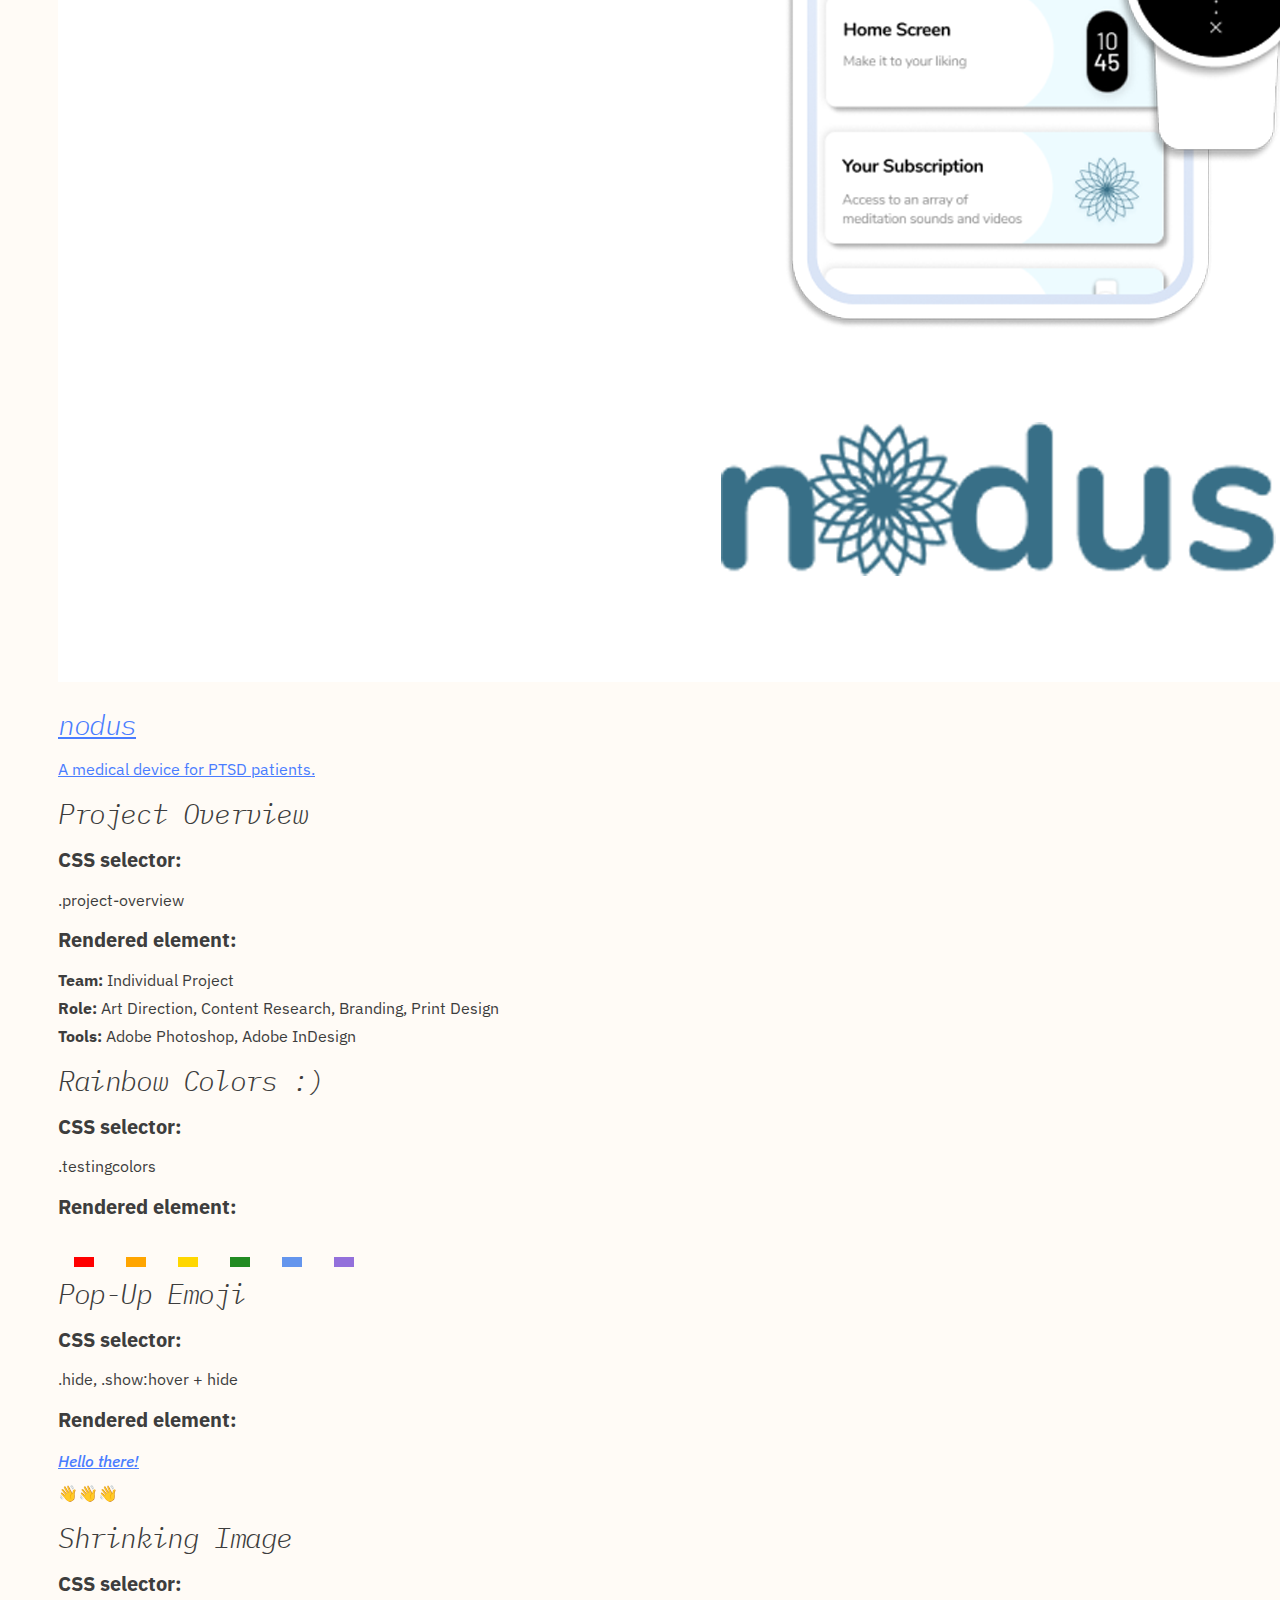
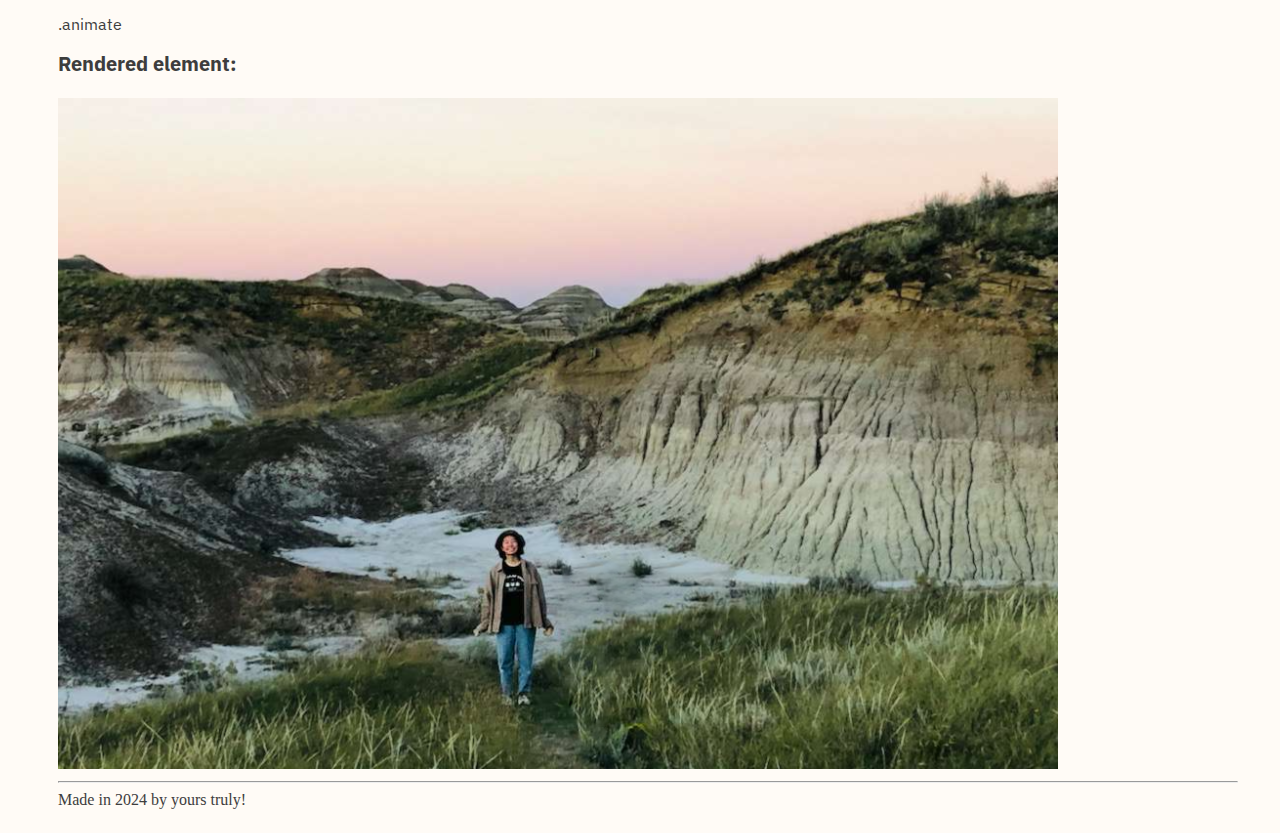
<file: pages/styleguide.html>
<!DOCTYPE html>
<html lang="en">
  <head>
     <meta charset="utf-8">
     <meta name="viewport" content="width=device-width, initial-scale=1">

   <title>Joyce's Portfolio Style Guide</title>
   <link rel="stylesheet" href="../css/styles.css">
  </head>

  <body>
    <header>
      <h1>Joyce's Style Guide</h1>

      <p>My Style Guide for my portfolio.</p>


      <nav>
      <ul>
        <li><a href="../index.html">Home</a></li>
        <li><a href="#interactive_elements">Interactive Elements</a></li>
        <li><a href="#text_elements">Text Elements</a></li>
        <li><a href="#combined_elements">Combined Elements</a></li>
        <li><a href="citations.html">Citations</a></li>
     </ul>
      </nav>

   </header>
      <!--
      EXAMPLE STYLING:
      <section class="element">

        <h3>Navigation Link</h3>

        <h4>CSS selector:</h4>
        <p>.button-nav</p>

        <h4>Sample code:</h4>
        <code>&lt;a href="#" class="button"&gt;Default Button&lt;/a&gt;</code>

        <h4>Rendered element:</h4>
        <a class="button-nav" href="#">Default Button</a>

      </section> -->

    <!-- INTERACTIVE ELEMENTS SECTION // -->
    <section id="interactive_elements">
      <h2>Interactive Elements</h2>


      <section class="element">
        <h3>In-text link</h3>

          <h4>CSS selector:</h4>
            <p>.link</p>

          <h4>Sample code:</h4>
             <code>&lt;a href="#" class="link"&gt;in text link&lt;/a&gt;</code>

           <h4>Rendered element:</h4>
             <a href="#">in text link</a>
      </section>


      <!-- Default Button styling section -->
      <section class="element">

        <h3>Navigation Link</h3>

         <h4>CSS selector:</h4>
            <p>nav, nav ul</p>

         <h4>Sample code:</h4>
            <code>&lt;a href="#" class="nav-link"&gt;Default Button&lt;/a&gt;</code>

         <h4>Rendered element:</h4>
            <nav>
               <ul>
                  <li><a class="nav-link" href="#">Nav Link</a></li>
               </ul>
            </nav>

      </section>


      <section class="element">
        <h3>Image as a Link</h3>
           <h4>CSS selector:</h4>
              <p>a:hover img</p>

           <h4>Sample code:</h4>
              <code>           &lt;a href=&quot;pages/nodus.html&quot;&gt; &lt;img src=&quot;../images/nodusmockup.png&quot; alt=&quot;Mockup image showing nodus logo and watch and app interface&quot; &lt;/a&gt;</code>

           <h4>Rendered element:</h4>
           <a href="pages/nodus.html"> <img src="../images/nodusmockup.png" alt="Mockup image showing nodus logo and watch and app interface"> </a>
      </section>


    </section>
    <!-- // INTERACTIVE ELEMENTS SECTION -->



    <!-- TEXT ELEMENTS SECTION // -->
    <section id="text_elements">
      <h2>Text Elements</h2>

      <section class="element">
        <h3>Headings</h3>
           <h4>CSS selector:</h4>
              <p>h1, h2, h3, h4</p>

           <h4>Sample code:</h4>
              <code>
                 &lt;h1&gt;This is heading 1.&lt;/h1&gt;
                  &lt;h2&gt;This is heading 2.&lt;/h2&gt;
                  &lt;h3&gt;This is heading 3.&lt;/h3&gt;
                  &lt;h4&gt;This is heading 4.&lt;/h4&gt;
              </code>

           <h4>Rendered element:</h4>
           <h1>This is heading 1.</h1>
           <h2>This is heading 2.</h2>
           <h3>This is heading 3.</h3>
           <h4>This is heading 4.</h4>
           <h4 class="subheader">This is a subheader.</h4>
      </section>

      <section class="element">
        <h3>Paragraphs</h3>
           <h4>CSS selector:</h4>
              <p>p</p>

           <h4>Sample code:</h4>
              <code>&lt;p&gt;P is for Pluto.&lt;/p&gt;</code>

           <h4>Rendered element:</h4>
              <p>P is for Pluto.</p>
      </section>

      <section class="element">
        <h3>Unordered Lists</h3>
           <h4>CSS selector:</h4>
              <p>ul</p>

           <h4>Sample code:</h4>
              <code>              &lt;li&gt;&lt;a href=&quot;index.html&quot;&gt;Home&lt;/a&gt;&lt;/li&gt;
              &lt;li&gt;&lt;a href=&quot;pages/about.html&quot;&gt;About&lt;/a&gt;&lt;/li&gt;</code>

           <h4>Rendered element:</h4>
           <ul>
              <li><a href="index.html">Home</a></li>
              <li><a href="pages/about.html">About</a></li>
              <!-- <li><a href="pages/contact.html">Contact</a></li> -->
           </ul>
        </section>

    </section>
    <!-- // TEXT ELEMENTS SECTION -->



    <!-- COMBINED ELEMENTS SECTION // -->
    <section id="combined_elements">
      <h2>Combined Elements</h2>

      <section class="element">
        <h3>Main Navigation</h3>
            <h4>CSS selector:</h4>
               <p>nav ul, nav li</p>

            <h4>Rendered element:</h4>
               <p>Look at the top right</p>
               <nav>
                  <ul class="right">
                   <li><a href="../index.html">Home</a></li>
                   <li><a href="about.html">About</a></li>
                   <li><a href="citations.html">Citations</a></li>
                 </ul>
              </nav>
        </section>

      <section class="element">
        <h3>Project Link</h3>
           <h4>CSS selector:</h4>
              <p>.my-work</p>
           <h4>Rendered element:</h4>
           <div class="flexing">
              <div class="my-work">
                <a href="pages/nodus.html"> <img src="../images/nodusmockup.png" alt="Mockup image showing nodus logo and watch and app interface">
                   <h3>nodus</h3><p>A medical device for PTSD patients.</p>
                </a>
             </div>
          </div>
      </section>

      <section class="element">
        <h3>Project Overview</h3>
           <h4>CSS selector:</h4>
              <p>.project-overview</p>
           <h4>Rendered element:</h4>
           <div class="project-overview">
              <p>
                <strong>Team:</strong>
                 Individual Project
              </p>
             <p>
                <strong>Role:</strong>
                Art Direction, Content Research, Branding, Print Design
             </p>
             <p>
                <strong>Tools:</strong>
                 Adobe Photoshop, Adobe InDesign
              </p>
           </div>
      </section>

      <section class="element">
         <h3>Rainbow Colors :)</h3>
            <h4>CSS selector:</h4>
               <p>.testingcolors</p>
            <h4>Rendered element:</h4>
            <!-- RAINBOWWWW -->
             <div class="testingcolors">
                <div class="theme"></div>
                <div class="theme1"></div>
                <div class="theme2"></div>
                <div class="theme3"></div>
                <div class="theme4"></div>
                <div class="theme5"></div>
             </div>
      </section>

      <section class="element">
         <h3>Pop-Up Emoji</h3>
            <h4>CSS selector:</h4>
               <p>.hide, .show:hover + hide</p>
            <h4>Rendered element:</h4>
            <a href="pages/about.html" class="show">Hello there!</a> <div class="hide"><p>👋👋👋</p></div>
       </section>

       <section class="element">
          <h3>Shrinking Image</h3>
             <h4>CSS selector:</h4>
                <p>.animate</p>
             <h4>Rendered element:</h4>
             <div class="animate">
               <img src="../images/me.png" alt="Image of a tiny me smiling with the Alberta Dinosaur Park at sunset in the background!">
            </div>
        </section>

    </section>
    <!-- // COMBINED ELEMENTS SECTION -->

    <footer>
       <hr>
       Made in 2024 by yours truly!
    </footer>
  </body>
</html>
</file>
<file: css/styles.css>
@import url("imports.css");
/* importing colours/colour scheme tests + fonts */

/*CSS Stylesheet for Joycelyn Tng's Portfolio
- everything must be alphabetical! or u will go crazy */


/* --VIEWPORT BREAKPOINTS--*/
/* desktop */
@media only screen and (min-width: 600px) {

   body {
      width: 100%;
   }

   h1 {
      font-size: 3em;
   }

   h2 {
      font-size: 2em;
   }

   h3 {
      font-size: 2em;
   }

   nav ul{
      list-style-type: none;
      float:left;
      width: 100%;
      color: black;
   }
}

/* phone/tablet */
@media only screen and (max-width: 600px) {

   h1 {
      font-size: 2em;
   }
   h2 {
      font-size: 1.6em;
   }

   h3 {
      font-size: 1.3em;
   }

   nav ul {
      list-style-type: none;
   }

}



/*--BARE BONES STYLING (just enough to make site run)--*/
/*HTML TAG SECTION ---*/
a{
   font: italic 500 1em/.75em 'IBM Plex Sans', sans-serif;
   text-decoration: underline;
   color: #4A7DFF
}

a:hover {
   font: italic 500 1em/.75em 'IBM Plex Sans', sans-serif;
   text-decoration: underline;
   color: white;
   background-color: #173C9D;
}

a:active {
  font: italic 600 1em/.75em 'IBM Plex Sans', sans-serif;
  color: #173C9D;
  background-color: white;
}

html {
   color: #3D3D3D;
   background-color: #FFFBF6;
   margin: 1em 3.125em 1em 3.125em;
}

h1 {
   font: italic 300 3.25em/.5em 'IBM Plex Mono', monospace;
   letter-spacing: -0.05em;
}

h2 {
   font: italic 300 2.25em/.75em 'IBM Plex Mono', monospace;
   letter-spacing: -0.05em;
}

h3 {
   font: italic 300 1.75em/.75em 'IBM Plex Mono', monospace;
   letter-spacing: -0.05em;
}

h4 {
  font: bold 1.25em/.75em 'IBM Plex Sans', sans-serif;
}

p {
   font: 1em/.75em 'IBM Plex Sans', sans-serif;
}


/*CLASSES SECTION ---*/
.subheader {
   font: italic 500 1em/.75em 'IBM Plex Sans', sans-serif;
   color: #3D3D3D;
}

/*--SCHMANCY STYLING (extra animations & stuff mostly for desktop)--*/
/* ANIMATIONS: */
</file>
